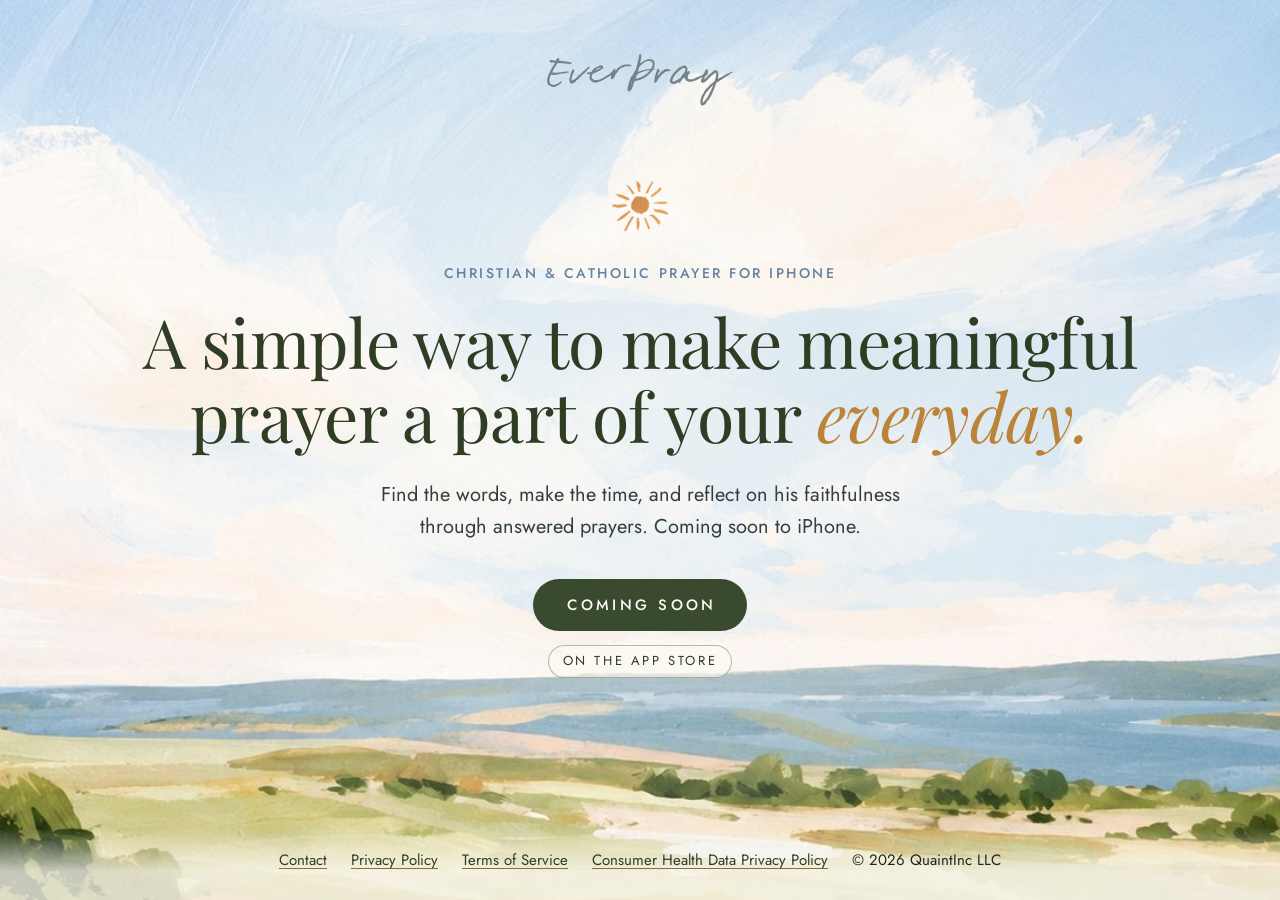
<file: index.html>
<!DOCTYPE html>
<html lang="en">
<head>
<meta charset="utf-8">
<meta name="viewport" content="width=device-width, initial-scale=1">
<title>EverPray — Coming soon to iPhone</title>
<meta name="description" content="EverPray is a Christian and Catholic prayer app for iPhone. Personal prayers, written for you. Coming soon to the App Store.">
<link rel="canonical" href="https://everprayapp.com/">
<meta property="og:type" content="website">
<meta property="og:site_name" content="EverPray">
<meta property="og:title" content="EverPray — Coming soon to iPhone">
<meta property="og:description" content="EverPray is a Christian and Catholic prayer app for iPhone. Personal prayers, written for you. Coming soon to the App Store.">
<meta property="og:url" content="https://everprayapp.com/">
<meta property="og:image" content="https://everprayapp.com/assets/og-coming-soon.jpg">
<meta property="og:image:width" content="1200">
<meta property="og:image:height" content="630">
<meta name="twitter:card" content="summary_large_image">
<link rel="icon" href="assets/app-icon.png">
<link rel="apple-touch-icon" href="assets/app-icon.png">
<link rel="preconnect" href="https://fonts.googleapis.com">
<link rel="preconnect" href="https://fonts.gstatic.com" crossorigin>
<link href="https://fonts.googleapis.com/css2?family=Jost:wght@300;400;500&family=Playfair+Display:ital,wght@0,400;0,500;1,400&display=swap" rel="stylesheet">
<style>
*{box-sizing:border-box}
html,body{height:100%}
body{margin:0;background:#CFE0EE;color:#23241F;font-family:'Jost',system-ui,sans-serif;font-size:18px;line-height:1.6;-webkit-font-smoothing:antialiased}
h1,p{margin:0}
a{color:#2F3D25;text-decoration-color:#8E6A3C;text-underline-offset:3px}
a:hover{color:#23241F}
a:focus-visible{outline:2px solid #8E6A3C;outline-offset:3px;border-radius:4px}

.page{position:relative;min-height:100vh;min-height:100svh;display:flex;flex-direction:column;overflow:hidden}
.bg{position:absolute;inset:0;width:100%;height:100%;object-fit:cover;object-position:center 30%;z-index:0;transform:scale(1.2);transform-origin:center 60%}
@media (max-aspect-ratio:3/4){.bg{object-position:22% center}}
.wash{position:absolute;inset:0;z-index:0;pointer-events:none;background:radial-gradient(ellipse 70% 55% at 50% 42%,rgba(252,250,244,.72) 0%,rgba(252,250,244,.45) 55%,rgba(252,250,244,0) 100%)}

.header{position:relative;z-index:1;display:flex;justify-content:center;padding:clamp(36px,6vh,64px) 24px 0}
.logo{height:clamp(40px,5vw,52px);width:auto;display:block}

.main{position:relative;z-index:1;flex:1;display:flex;flex-direction:column;align-items:center;text-align:center;padding:clamp(40px,8vh,96px) 24px 48px;gap:28px}
.sun{width:56px;height:56px;object-fit:contain}
.eyebrow{font-size:14px;font-weight:500;letter-spacing:.18em;text-transform:uppercase;color:#6582A2;margin-bottom:-8px}
.title{font-family:'Playfair Display',Georgia,serif;font-weight:400;font-size:clamp(36px,6.3vw,68px);line-height:1.08;letter-spacing:-.01em;color:#2F3D25;max-width:17em;text-wrap:balance}
.title em{font-style:italic;color:#BA8438}
.lead{font-size:clamp(16px,2vw,20px);color:#333E43;max-width:38em;text-wrap:balance}
.badges{display:flex;flex-direction:column;align-items:center;gap:14px;margin-top:8px}
.pill-primary{font-size:15px;font-weight:500;letter-spacing:.22em;text-transform:uppercase;color:#FCFAF4;background:#3A4A2E;border-radius:999px;padding:14px 30px 14px 34px}
.pill-secondary{font-size:13px;letter-spacing:.2em;text-transform:uppercase;color:#2F3D25;background:rgba(252,250,244,.6);border:1px solid rgba(47,61,37,.35);border-radius:999px;padding:5px 14px}

.footer{position:relative;z-index:1;padding:20px 24px 28px;display:flex;flex-wrap:wrap;justify-content:center;gap:8px 24px;font-size:15px;color:#23241F;background:linear-gradient(180deg,rgba(252,250,244,0) 0%,rgba(252,250,244,.75) 60%)}
</style>
</head>
<body>
<div class="page">
  <img class="bg" src="assets/coastal-meadow.jpg" alt="" aria-hidden="true">
  <div class="wash" aria-hidden="true"></div>

  <header class="header">
    <img class="logo" src="assets/logo.svg" alt="EverPray">
  </header>

  <main class="main">
    <img class="sun" src="assets/sun-icon.png" alt="">
    <p class="eyebrow">Christian &amp; Catholic prayer for iPhone</p>
    <h1 class="title">A simple way to make meaningful prayer a part of your <em>everyday.</em></h1>
    <p class="lead">Find the words, make the time, and reflect on his faithfulness through answered prayers. Coming soon to iPhone.</p>
    <div class="badges">
      <span class="pill-primary">Coming soon</span>
      <span class="pill-secondary">On the App Store</span>
    </div>
  </main>

  <footer class="footer">
    <a href="mailto:support@everprayapp.com">Contact</a>
    <a href="privacy.html">Privacy Policy</a>
    <a href="terms.html">Terms of Service</a>
    <a href="health-data.html">Consumer Health Data Privacy Policy</a>
    <span>© 2026 QuaintInc LLC</span>
  </footer>
</div>
</body>
</html>
</file>
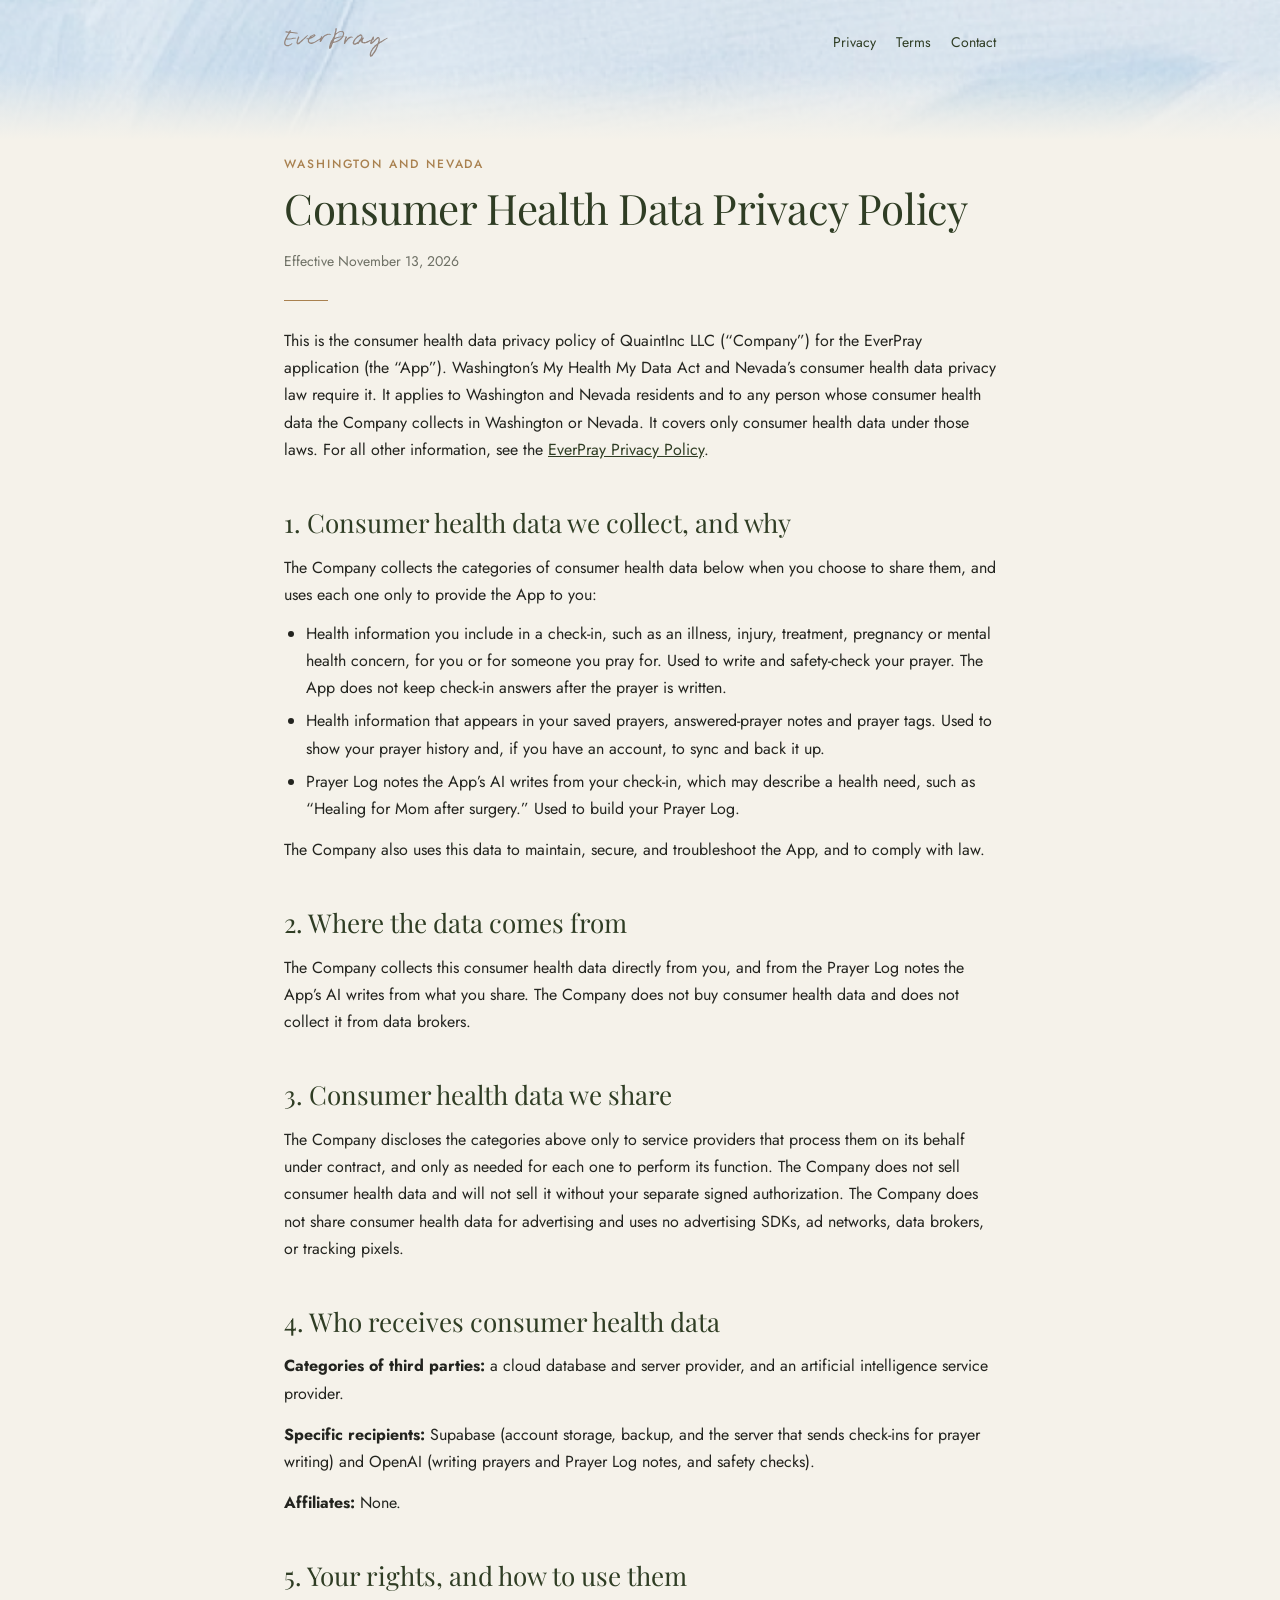
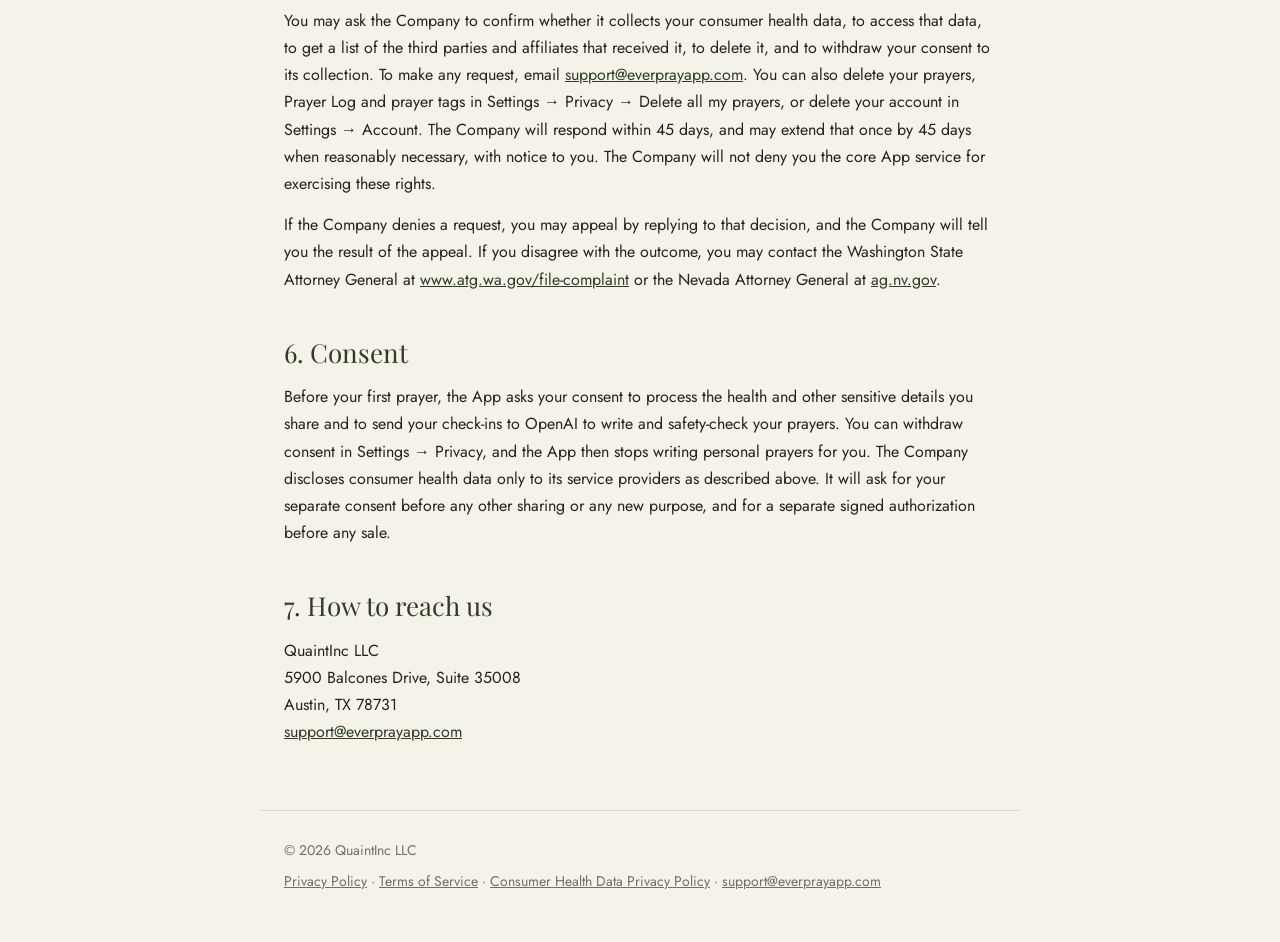
<file: health-data.html>
<!DOCTYPE html>
<html lang="en">
<head>
<meta charset="utf-8">
<meta name="viewport" content="width=device-width, initial-scale=1">
<title>Consumer Health Data Privacy Policy · EverPray</title>
<meta name="description" content="EverPray’s Washington and Nevada consumer health data privacy policy.">
<link rel="icon" href="assets/app-icon.png">
<link rel="preconnect" href="https://fonts.googleapis.com">
<link rel="preconnect" href="https://fonts.gstatic.com" crossorigin>
<link href="https://fonts.googleapis.com/css2?family=Playfair+Display:ital@0;1&family=Jost:wght@400;500&display=swap" rel="stylesheet">
<link rel="stylesheet" href="style.css">
</head>
<body>
<header class="sky">
  <nav>
    <a href="./"><img src="assets/logo-everpray.svg" alt="EverPray"></a>
    <div class="links"><a href="privacy.html">Privacy</a><a href="terms.html">Terms</a><a href="mailto:support@everprayapp.com">Contact</a></div>
  </nav>
</header>

<main>
  <p class="kicker">Washington and Nevada</p>
  <h1>Consumer Health Data Privacy Policy</h1>
  <p class="meta">Effective November 13, 2026</p>
  <div class="rule"></div>

  <p>This is the consumer health data privacy policy of QuaintInc LLC (“Company”) for the EverPray application (the “App”). Washington’s My Health My Data Act and Nevada’s consumer health data privacy law require it. It applies to Washington and Nevada residents and to any person whose consumer health data the Company collects in Washington or Nevada. It covers only consumer health data under those laws. For all other information, see the <a href="privacy.html">EverPray Privacy Policy</a>.</p>

  <h2>1. Consumer health data we collect, and why</h2>
  <p>The Company collects the categories of consumer health data below when you choose to share them, and uses each one only to provide the App to you:</p>
  <ul>
    <li>Health information you include in a check-in, such as an illness, injury, treatment, pregnancy or mental health concern, for you or for someone you pray for. Used to write and safety-check your prayer. The App does not keep check-in answers after the prayer is written.</li>
    <li>Health information that appears in your saved prayers, answered-prayer notes and prayer tags. Used to show your prayer history and, if you have an account, to sync and back it up.</li>
    <li>Prayer Log notes the App’s AI writes from your check-in, which may describe a health need, such as “Healing for Mom after surgery.” Used to build your Prayer Log.</li>
  </ul>
  <p>The Company also uses this data to maintain, secure, and troubleshoot the App, and to comply with law.</p>

  <h2>2. Where the data comes from</h2>
  <p>The Company collects this consumer health data directly from you, and from the Prayer Log notes the App’s AI writes from what you share. The Company does not buy consumer health data and does not collect it from data brokers.</p>

  <h2>3. Consumer health data we share</h2>
  <p>The Company discloses the categories above only to service providers that process them on its behalf under contract, and only as needed for each one to perform its function. The Company does not sell consumer health data and will not sell it without your separate signed authorization. The Company does not share consumer health data for advertising and uses no advertising SDKs, ad networks, data brokers, or tracking pixels.</p>

  <h2>4. Who receives consumer health data</h2>
  <p><strong>Categories of third parties:</strong> a cloud database and server provider, and an artificial intelligence service provider.</p>
  <p><strong>Specific recipients:</strong> Supabase (account storage, backup, and the server that sends check-ins for prayer writing) and OpenAI (writing prayers and Prayer Log notes, and safety checks).</p>
  <p><strong>Affiliates:</strong> None.</p>

  <h2>5. Your rights, and how to use them</h2>
  <p>You may ask the Company to confirm whether it collects your consumer health data, to access that data, to get a list of the third parties and affiliates that received it, to delete it, and to withdraw your consent to its collection. To make any request, email <a href="mailto:support@everprayapp.com">support@everprayapp.com</a>. You can also delete your prayers, Prayer Log and prayer tags in Settings → Privacy → Delete all my prayers, or delete your account in Settings → Account. The Company will respond within 45 days, and may extend that once by 45 days when reasonably necessary, with notice to you. The Company will not deny you the core App service for exercising these rights.</p>
  <p>If the Company denies a request, you may appeal by replying to that decision, and the Company will tell you the result of the appeal. If you disagree with the outcome, you may contact the Washington State Attorney General at <a href="https://www.atg.wa.gov/file-complaint">www.atg.wa.gov/file-complaint</a> or the Nevada Attorney General at <a href="https://ag.nv.gov">ag.nv.gov</a>.</p>

  <h2>6. Consent</h2>
  <p>Before your first prayer, the App asks your consent to process the health and other sensitive details you share and to send your check-ins to OpenAI to write and safety-check your prayers. You can withdraw consent in Settings → Privacy, and the App then stops writing personal prayers for you. The Company discloses consumer health data only to its service providers as described above. It will ask for your separate consent before any other sharing or any new purpose, and for a separate signed authorization before any sale.</p>

  <h2>7. How to reach us</h2>
  <p>QuaintInc LLC<br>5900 Balcones Drive, Suite 35008<br>Austin, TX 78731<br><a href="mailto:support@everprayapp.com">support@everprayapp.com</a></p>
</main>

<footer>
  <span>© 2026 QuaintInc LLC</span>
  <span><a href="privacy.html">Privacy Policy</a> · <a href="terms.html">Terms of Service</a> · <a href="health-data.html">Consumer Health Data Privacy Policy</a> · <a href="mailto:support@everprayapp.com">support@everprayapp.com</a></span>
</footer>
</body>
</html>
</file>
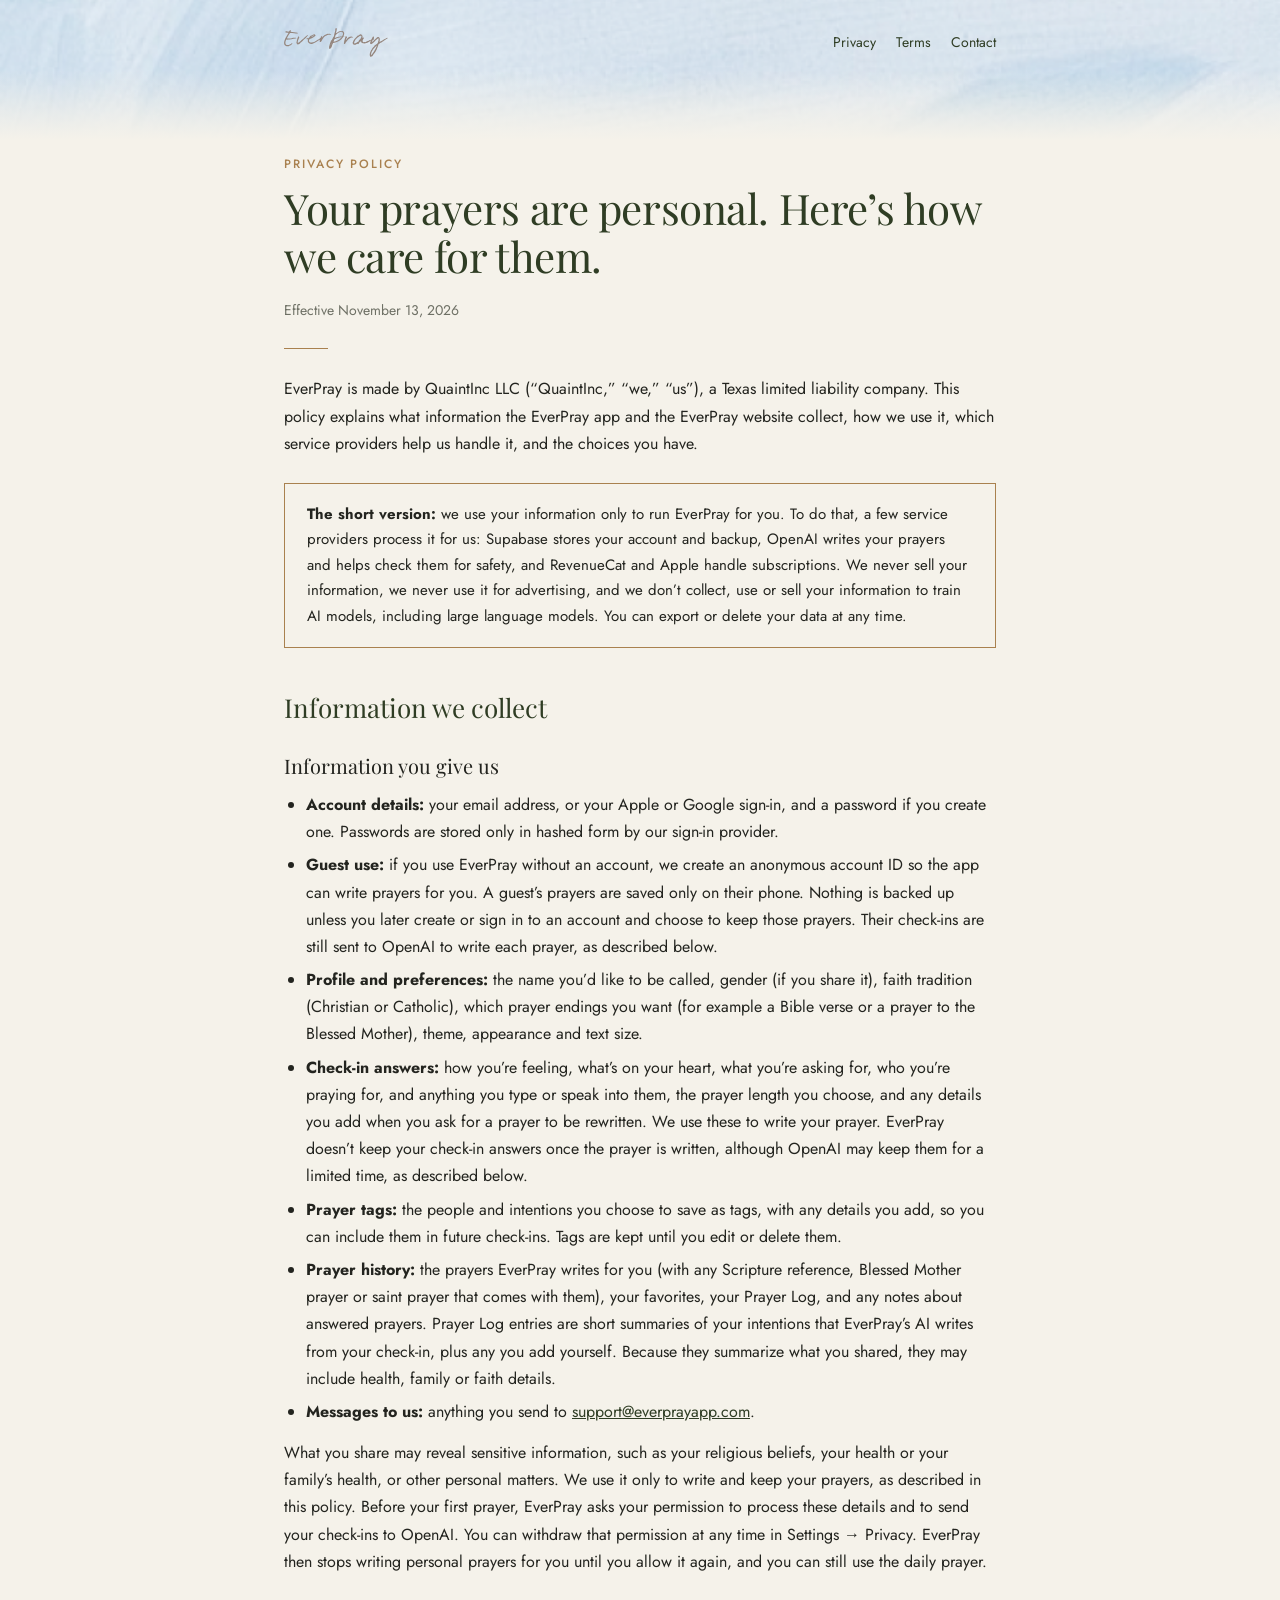
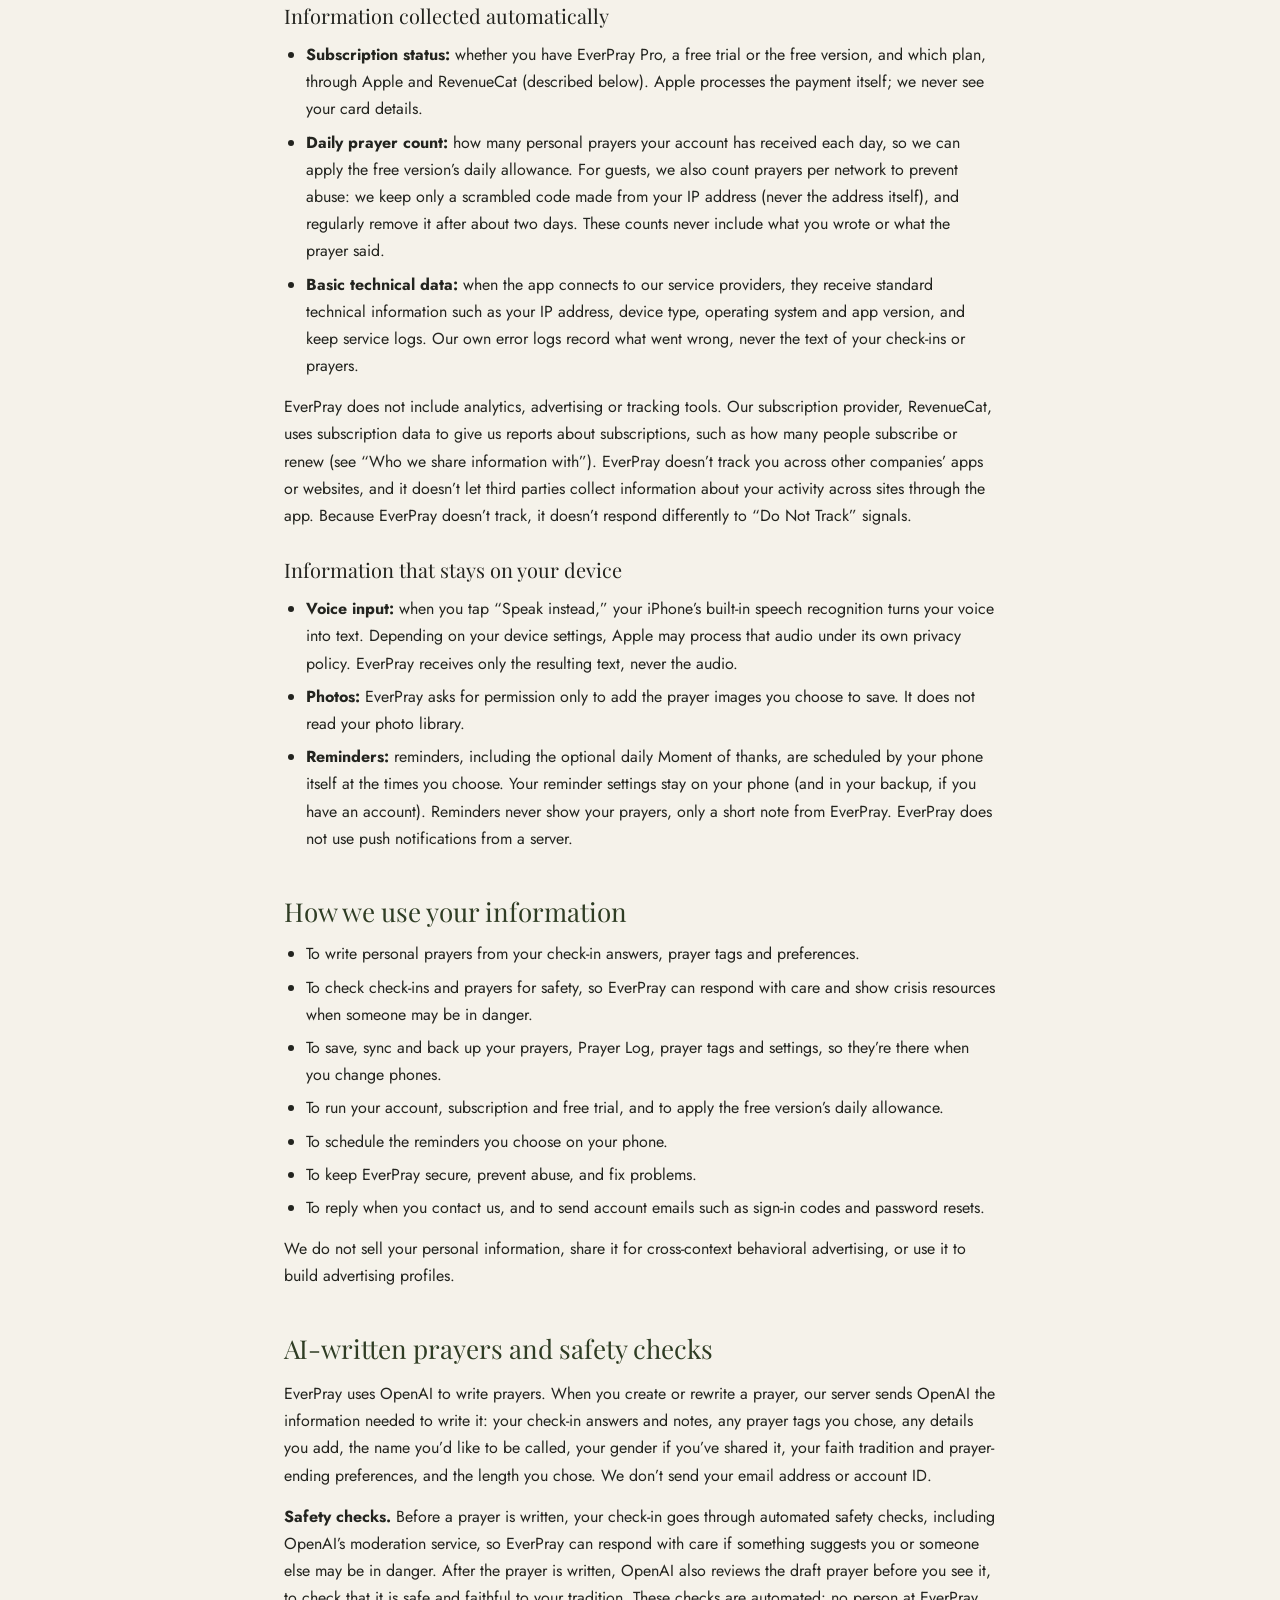
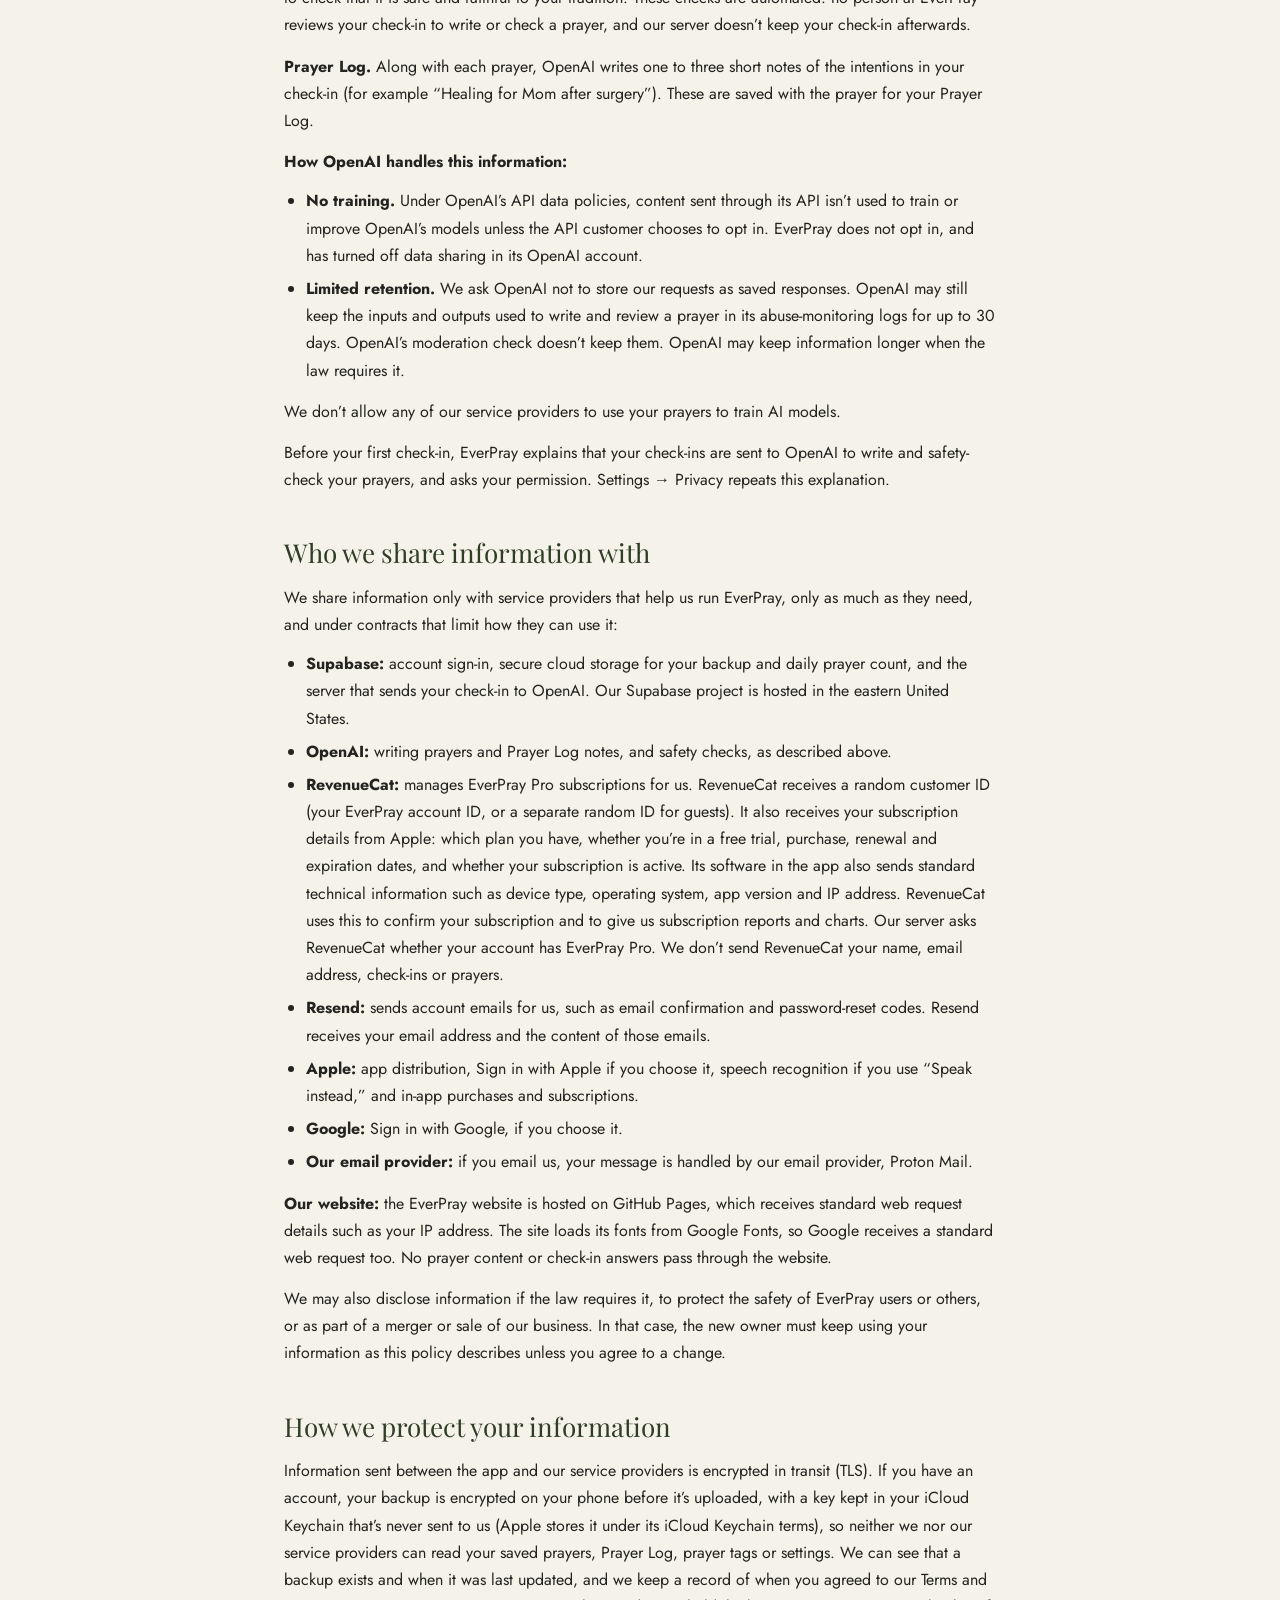
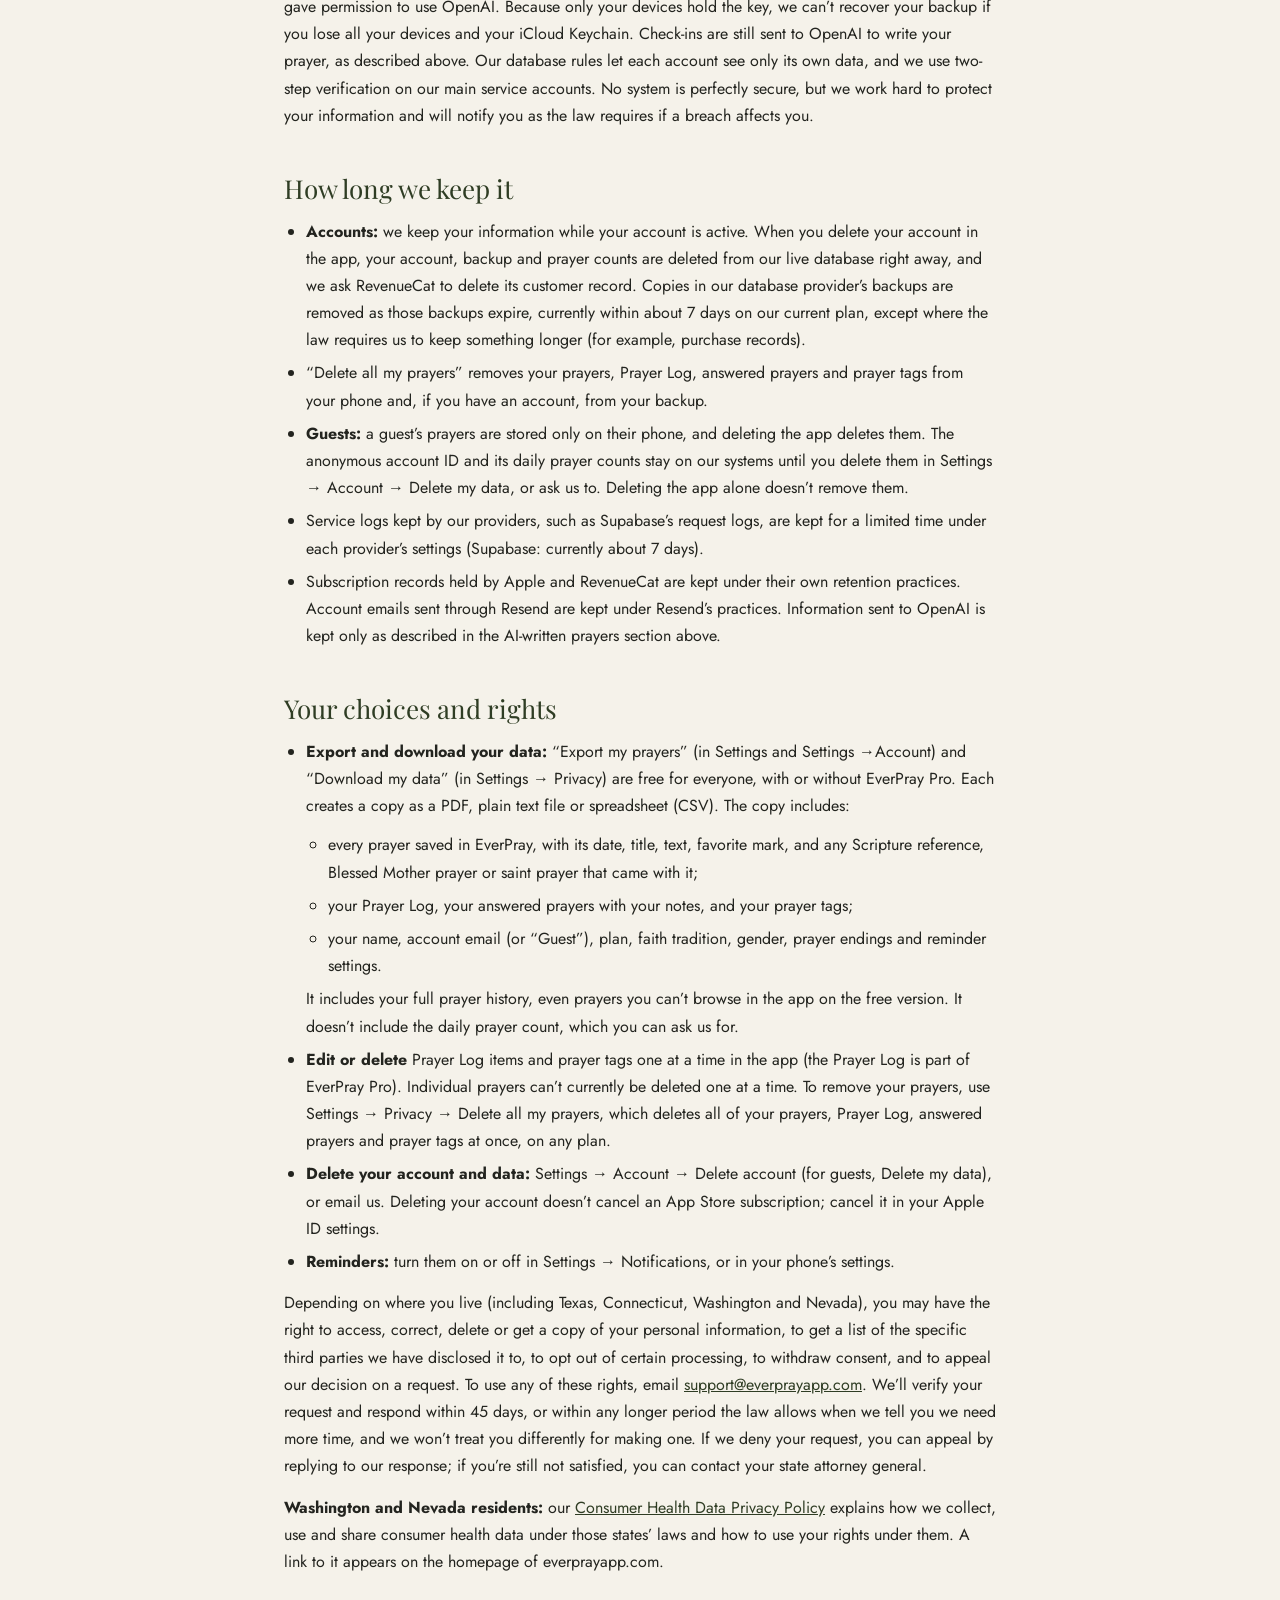
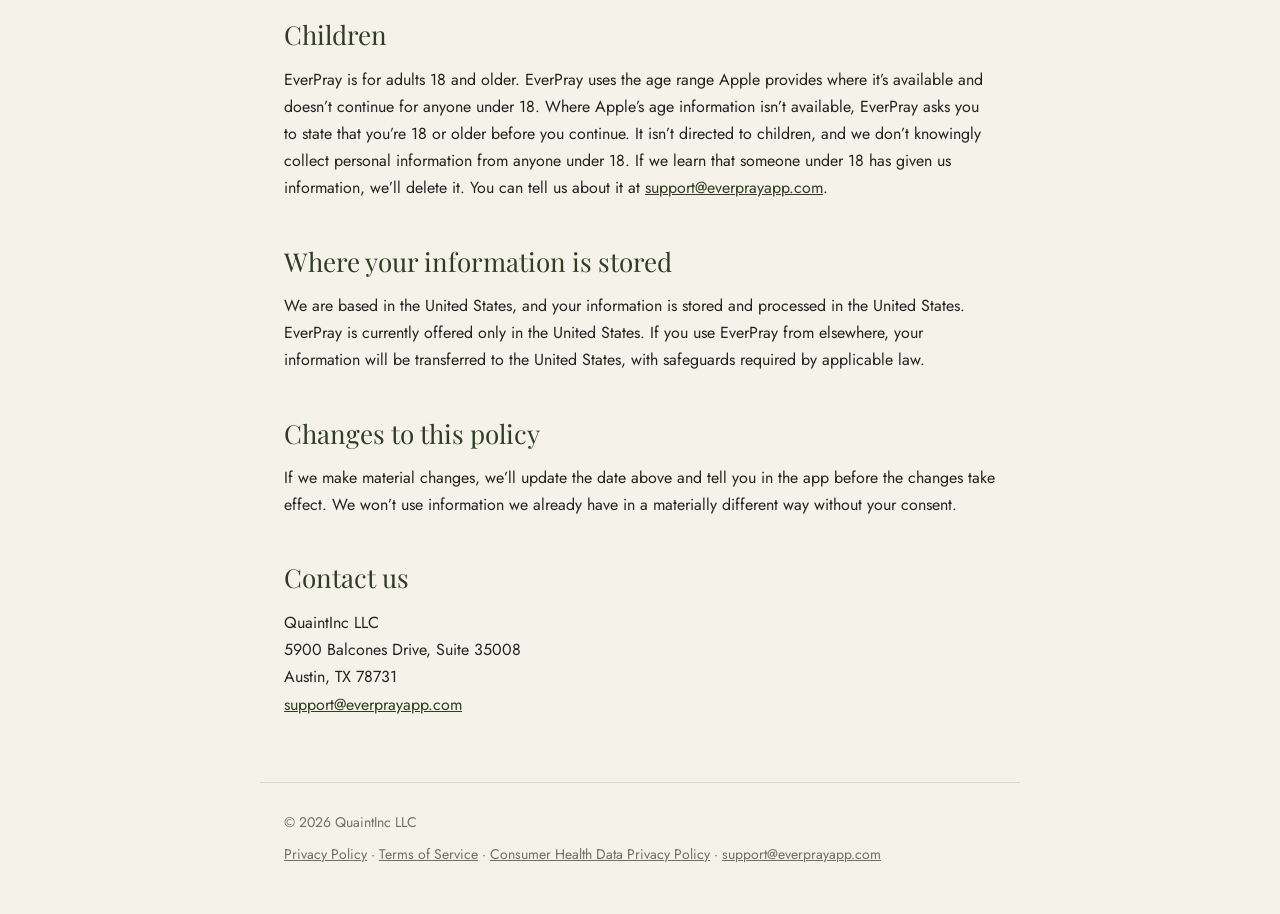
<file: privacy.html>
<!DOCTYPE html>
<html lang="en">
<head>
<meta charset="utf-8">
<meta name="viewport" content="width=device-width, initial-scale=1">
<title>Privacy Policy · EverPray</title>
<meta name="description" content="How EverPray collects, uses and protects your information.">
<link rel="icon" href="assets/app-icon.png">
<link rel="preconnect" href="https://fonts.googleapis.com">
<link rel="preconnect" href="https://fonts.gstatic.com" crossorigin>
<link href="https://fonts.googleapis.com/css2?family=Playfair+Display:ital@0;1&family=Jost:wght@400;500&display=swap" rel="stylesheet">
<link rel="stylesheet" href="style.css">
</head>
<body>
<header class="sky">
  <nav>
    <a href="./"><img src="assets/logo-everpray.svg" alt="EverPray"></a>
    <div class="links"><a href="privacy.html">Privacy</a><a href="terms.html">Terms</a><a href="mailto:support@everprayapp.com">Contact</a></div>
  </nav>
</header>

<main>
  <p class="kicker">Privacy Policy</p>
  <h1>Your prayers are personal. Here’s how we care for them.</h1>
  <p class="meta">Effective November 13, 2026</p>
  <div class="rule"></div>

  <p>EverPray is made by QuaintInc LLC (“QuaintInc,” “we,” “us”), a Texas limited liability company. This policy explains what information the EverPray app and the EverPray website collect, how we use it, which service providers help us handle it, and the choices you have.</p>
  <div class="note">
    <strong>The short version:</strong> we use your information only to run EverPray for you. To do that, a few service providers process it for us: Supabase stores your account and backup, OpenAI writes your prayers and helps check them for safety, and RevenueCat and Apple handle subscriptions. We never sell your information, we never use it for advertising, and we don’t collect, use or sell your information to train AI models, including large language models. You can export or delete your data at any time.
  </div>

  <h2>Information we collect</h2>

  <h3>Information you give us</h3>
  <ul>
    <li><strong>Account details:</strong> your email address, or your Apple or Google sign-in, and a password if you create one. Passwords are stored only in hashed form by our sign-in provider.</li>
    <li><strong>Guest use:</strong> if you use EverPray without an account, we create an anonymous account ID so the app can write prayers for you. A guest’s prayers are saved only on their phone. Nothing is backed up unless you later create or sign in to an account and choose to keep those prayers. Their check-ins are still sent to OpenAI to write each prayer, as described below.</li>
    <li><strong>Profile and preferences:</strong> the name you’d like to be called, gender (if you share it), faith tradition (Christian or Catholic), which prayer endings you want (for example a Bible verse or a prayer to the Blessed Mother), theme, appearance and text size.</li>
    <li><strong>Check-in answers:</strong> how you’re feeling, what’s on your heart, what you’re asking for, who you’re praying for, and anything you type or speak into them, the prayer length you choose, and any details you add when you ask for a prayer to be rewritten. We use these to write your prayer. EverPray doesn’t keep your check-in answers once the prayer is written, although OpenAI may keep them for a limited time, as described below.</li>
    <li><strong>Prayer tags:</strong> the people and intentions you choose to save as tags, with any details you add, so you can include them in future check-ins. Tags are kept until you edit or delete them.</li>
    <li><strong>Prayer history:</strong> the prayers EverPray writes for you (with any Scripture reference, Blessed Mother prayer or saint prayer that comes with them), your favorites, your Prayer Log, and any notes about answered prayers. Prayer Log entries are short summaries of your intentions that EverPray’s AI writes from your check-in, plus any you add yourself. Because they summarize what you shared, they may include health, family or faith details.</li>
    <li><strong>Messages to us:</strong> anything you send to <a href="mailto:support@everprayapp.com">support@everprayapp.com</a>.</li>
  </ul>
  <p>What you share may reveal sensitive information, such as your religious beliefs, your health or your family’s health, or other personal matters. We use it only to write and keep your prayers, as described in this policy. Before your first prayer, EverPray asks your permission to process these details and to send your check-ins to OpenAI. You can withdraw that permission at any time in Settings → Privacy. EverPray then stops writing personal prayers for you until you allow it again, and you can still use the daily prayer.</p>

  <h3>Information collected automatically</h3>
  <ul>
    <li><strong>Subscription status:</strong> whether you have EverPray Pro, a free trial or the free version, and which plan, through Apple and RevenueCat (described below). Apple processes the payment itself; we never see your card details.</li>
    <li><strong>Daily prayer count:</strong> how many personal prayers your account has received each day, so we can apply the free version’s daily allowance. For guests, we also count prayers per network to prevent abuse: we keep only a scrambled code made from your IP address (never the address itself), and regularly remove it after about two days. These counts never include what you wrote or what the prayer said.</li>
    <li><strong>Basic technical data:</strong> when the app connects to our service providers, they receive standard technical information such as your IP address, device type, operating system and app version, and keep service logs. Our own error logs record what went wrong, never the text of your check-ins or prayers.</li>
  </ul>
  <p>EverPray does not include analytics, advertising or tracking tools. Our subscription provider, RevenueCat, uses subscription data to give us reports about subscriptions, such as how many people subscribe or renew (see “Who we share information with”). EverPray doesn’t track you across other companies’ apps or websites, and it doesn’t let third parties collect information about your activity across sites through the app. Because EverPray doesn’t track, it doesn’t respond differently to “Do Not Track” signals.</p>

  <h3>Information that stays on your device</h3>
  <ul>
    <li><strong>Voice input:</strong> when you tap “Speak instead,” your iPhone’s built-in speech recognition turns your voice into text. Depending on your device settings, Apple may process that audio under its own privacy policy. EverPray receives only the resulting text, never the audio.</li>
    <li><strong>Photos:</strong> EverPray asks for permission only to add the prayer images you choose to save. It does not read your photo library.</li>
    <li><strong>Reminders:</strong> reminders, including the optional daily Moment of thanks, are scheduled by your phone itself at the times you choose. Your reminder settings stay on your phone (and in your backup, if you have an account). Reminders never show your prayers, only a short note from EverPray. EverPray does not use push notifications from a server.</li>
  </ul>

  <h2>How we use your information</h2>
  <ul>
    <li>To write personal prayers from your check-in answers, prayer tags and preferences.</li>
    <li>To check check-ins and prayers for safety, so EverPray can respond with care and show crisis resources when someone may be in danger.</li>
    <li>To save, sync and back up your prayers, Prayer Log, prayer tags and settings, so they’re there when you change phones.</li>
    <li>To run your account, subscription and free trial, and to apply the free version’s daily allowance.</li>
    <li>To schedule the reminders you choose on your phone.</li>
    <li>To keep EverPray secure, prevent abuse, and fix problems.</li>
    <li>To reply when you contact us, and to send account emails such as sign-in codes and password resets.</li>
  </ul>
  <p>We do not sell your personal information, share it for cross-context behavioral advertising, or use it to build advertising profiles.</p>

  <h2>AI-written prayers and safety checks</h2>
  <p>EverPray uses OpenAI to write prayers. When you create or rewrite a prayer, our server sends OpenAI the information needed to write it: your check-in answers and notes, any prayer tags you chose, any details you add, the name you’d like to be called, your gender if you’ve shared it, your faith tradition and prayer-ending preferences, and the length you chose. We don’t send your email address or account ID.</p>
  <p><strong>Safety checks.</strong> Before a prayer is written, your check-in goes through automated safety checks, including OpenAI’s moderation service, so EverPray can respond with care if something suggests you or someone else may be in danger. After the prayer is written, OpenAI also reviews the draft prayer before you see it, to check that it is safe and faithful to your tradition. These checks are automated: no person at EverPray reviews your check-in to write or check a prayer, and our server doesn’t keep your check-in afterwards.</p>
  <p><strong>Prayer Log.</strong> Along with each prayer, OpenAI writes one to three short notes of the intentions in your check-in (for example “Healing for Mom after surgery”). These are saved with the prayer for your Prayer Log.</p>
  <p><strong>How OpenAI handles this information:</strong></p>
  <ul>
    <li><strong>No training.</strong> Under OpenAI’s API data policies, content sent through its API isn’t used to train or improve OpenAI’s models unless the API customer chooses to opt in. EverPray does not opt in, and has turned off data sharing in its OpenAI account.</li>
    <li><strong>Limited retention.</strong> We ask OpenAI not to store our requests as saved responses. OpenAI may still keep the inputs and outputs used to write and review a prayer in its abuse-monitoring logs for up to 30 days. OpenAI’s moderation check doesn’t keep them. OpenAI may keep information longer when the law requires it.</li>
  </ul>
  <p>We don’t allow any of our service providers to use your prayers to train AI models.</p>
  <p>Before your first check-in, EverPray explains that your check-ins are sent to OpenAI to write and safety-check your prayers, and asks your permission. Settings → Privacy repeats this explanation.</p>

  <h2>Who we share information with</h2>
  <p>We share information only with service providers that help us run EverPray, only as much as they need, and under contracts that limit how they can use it:</p>
  <ul>
    <li><strong>Supabase:</strong> account sign-in, secure cloud storage for your backup and daily prayer count, and the server that sends your check-in to OpenAI. Our Supabase project is hosted in the eastern United States.</li>
    <li><strong>OpenAI:</strong> writing prayers and Prayer Log notes, and safety checks, as described above.</li>
    <li><strong>RevenueCat:</strong> manages EverPray Pro subscriptions for us. RevenueCat receives a random customer ID (your EverPray account ID, or a separate random ID for guests). It also receives your subscription details from Apple: which plan you have, whether you’re in a free trial, purchase, renewal and expiration dates, and whether your subscription is active. Its software in the app also sends standard technical information such as device type, operating system, app version and IP address. RevenueCat uses this to confirm your subscription and to give us subscription reports and charts. Our server asks RevenueCat whether your account has EverPray Pro. We don’t send RevenueCat your name, email address, check-ins or prayers.</li>
    <li><strong>Resend:</strong> sends account emails for us, such as email confirmation and password-reset codes. Resend receives your email address and the content of those emails.</li>
    <li><strong>Apple:</strong> app distribution, Sign in with Apple if you choose it, speech recognition if you use “Speak instead,” and in-app purchases and subscriptions.</li>
    <li><strong>Google:</strong> Sign in with Google, if you choose it.</li>
    <li><strong>Our email provider:</strong> if you email us, your message is handled by our email provider, Proton Mail.</li>
  </ul>
  <p><strong>Our website:</strong> the EverPray website is hosted on GitHub Pages, which receives standard web request details such as your IP address. The site loads its fonts from Google Fonts, so Google receives a standard web request too. No prayer content or check-in answers pass through the website.</p>
  <p>We may also disclose information if the law requires it, to protect the safety of EverPray users or others, or as part of a merger or sale of our business. In that case, the new owner must keep using your information as this policy describes unless you agree to a change.</p>

  <h2>How we protect your information</h2>
  <p>Information sent between the app and our service providers is encrypted in transit (TLS). If you have an account, your backup is encrypted on your phone before it’s uploaded, with a key kept in your iCloud Keychain that’s never sent to us (Apple stores it under its iCloud Keychain terms), so neither we nor our service providers can read your saved prayers, Prayer Log, prayer tags or settings. We can see that a backup exists and when it was last updated, and we keep a record of when you agreed to our Terms and gave permission to use OpenAI. Because only your devices hold the key, we can’t recover your backup if you lose all your devices and your iCloud Keychain. Check-ins are still sent to OpenAI to write your prayer, as described above. Our database rules let each account see only its own data, and we use two-step verification on our main service accounts. No system is perfectly secure, but we work hard to protect your information and will notify you as the law requires if a breach affects you.</p>

  <h2>How long we keep it</h2>
  <ul>
    <li><strong>Accounts:</strong> we keep your information while your account is active. When you delete your account in the app, your account, backup and prayer counts are deleted from our live database right away, and we ask RevenueCat to delete its customer record. Copies in our database provider’s backups are removed as those backups expire, currently within about 7 days on our current plan, except where the law requires us to keep something longer (for example, purchase records).</li>
    <li>“Delete all my prayers” removes your prayers, Prayer Log, answered prayers and prayer tags from your phone and, if you have an account, from your backup.</li>
    <li><strong>Guests:</strong> a guest’s prayers are stored only on their phone, and deleting the app deletes them. The anonymous account ID and its daily prayer counts stay on our systems until you delete them in Settings → Account → Delete my data, or ask us to. Deleting the app alone doesn’t remove them.</li>
    <li>Service logs kept by our providers, such as Supabase’s request logs, are kept for a limited time under each provider’s settings (Supabase: currently about 7 days).</li>
    <li>Subscription records held by Apple and RevenueCat are kept under their own retention practices. Account emails sent through Resend are kept under Resend’s practices. Information sent to OpenAI is kept only as described in the AI-written prayers section above.</li>
  </ul>

  <h2>Your choices and rights</h2>
  <ul>
    <li><strong>Export and download your data:</strong> “Export my prayers” (in Settings and Settings →Account) and “Download my data” (in Settings → Privacy) are free for everyone, with or without EverPray Pro. Each creates a copy as a PDF, plain text file or spreadsheet (CSV). The copy includes:
      <ul>
        <li>every prayer saved in EverPray, with its date, title, text, favorite mark, and any Scripture reference, Blessed Mother prayer or saint prayer that came with it;</li>
        <li>your Prayer Log, your answered prayers with your notes, and your prayer tags;</li>
        <li>your name, account email (or “Guest”), plan, faith tradition, gender, prayer endings and reminder settings.</li>
      </ul>
      It includes your full prayer history, even prayers you can’t browse in the app on the free version. It doesn’t include the daily prayer count, which you can ask us for.</li>
    <li><strong>Edit or delete</strong> Prayer Log items and prayer tags one at a time in the app (the Prayer Log is part of EverPray Pro). Individual prayers can’t currently be deleted one at a time. To remove your prayers, use Settings → Privacy → Delete all my prayers, which deletes all of your prayers, Prayer Log, answered prayers and prayer tags at once, on any plan.</li>
    <li><strong>Delete your account and data:</strong> Settings → Account → Delete account (for guests, Delete my data), or email us. Deleting your account doesn’t cancel an App Store subscription; cancel it in your Apple ID settings.</li>
    <li><strong>Reminders:</strong> turn them on or off in Settings → Notifications, or in your phone’s settings.</li>
  </ul>
  <p>Depending on where you live (including Texas, Connecticut, Washington and Nevada), you may have the right to access, correct, delete or get a copy of your personal information, to get a list of the specific third parties we have disclosed it to, to opt out of certain processing, to withdraw consent, and to appeal our decision on a request. To use any of these rights, email <a href="mailto:support@everprayapp.com">support@everprayapp.com</a>. We’ll verify your request and respond within 45 days, or within any longer period the law allows when we tell you we need more time, and we won’t treat you differently for making one. If we deny your request, you can appeal by replying to our response; if you’re still not satisfied, you can contact your state attorney general.</p>
  <p><strong>Washington and Nevada residents:</strong> our <a href="health-data.html">Consumer Health Data Privacy Policy</a> explains how we collect, use and share consumer health data under those states’ laws and how to use your rights under them. A link to it appears on the homepage of everprayapp.com.</p>

  <h2>Children</h2>
  <p>EverPray is for adults 18 and older. EverPray uses the age range Apple provides where it’s available and doesn’t continue for anyone under 18. Where Apple’s age information isn’t available, EverPray asks you to state that you’re 18 or older before you continue. It isn’t directed to children, and we don’t knowingly collect personal information from anyone under 18. If we learn that someone under 18 has given us information, we’ll delete it. You can tell us about it at <a href="mailto:support@everprayapp.com">support@everprayapp.com</a>.</p>

  <h2>Where your information is stored</h2>
  <p>We are based in the United States, and your information is stored and processed in the United States. EverPray is currently offered only in the United States. If you use EverPray from elsewhere, your information will be transferred to the United States, with safeguards required by applicable law.</p>

  <h2>Changes to this policy</h2>
  <p>If we make material changes, we’ll update the date above and tell you in the app before the changes take effect. We won’t use information we already have in a materially different way without your consent.</p>

  <h2>Contact us</h2>
  <p>QuaintInc LLC<br>5900 Balcones Drive, Suite 35008<br>Austin, TX 78731<br><a href="mailto:support@everprayapp.com">support@everprayapp.com</a></p>
</main>

<footer>
  <span>© 2026 QuaintInc LLC</span>
  <span><a href="privacy.html">Privacy Policy</a> · <a href="terms.html">Terms of Service</a> · <a href="health-data.html">Consumer Health Data Privacy Policy</a> · <a href="mailto:support@everprayapp.com">support@everprayapp.com</a></span>
</footer>
</body>
</html>
</file>
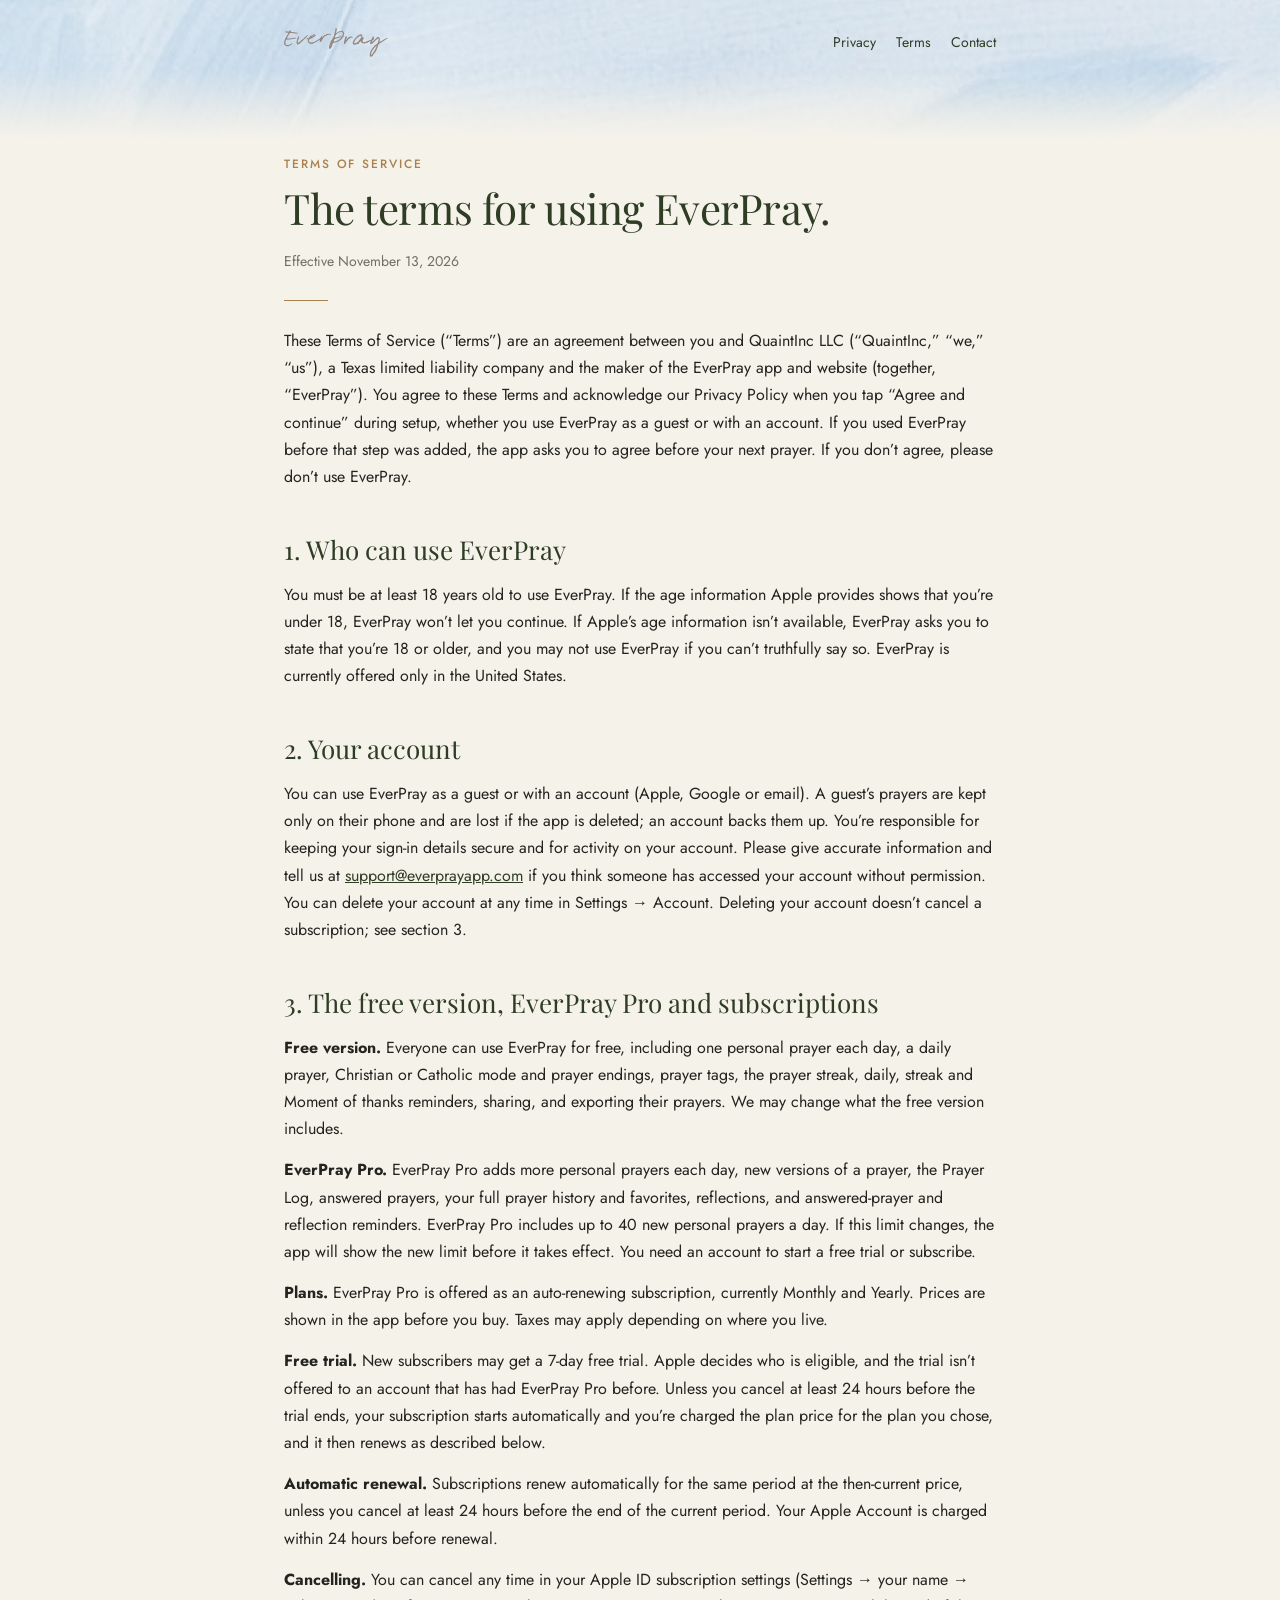
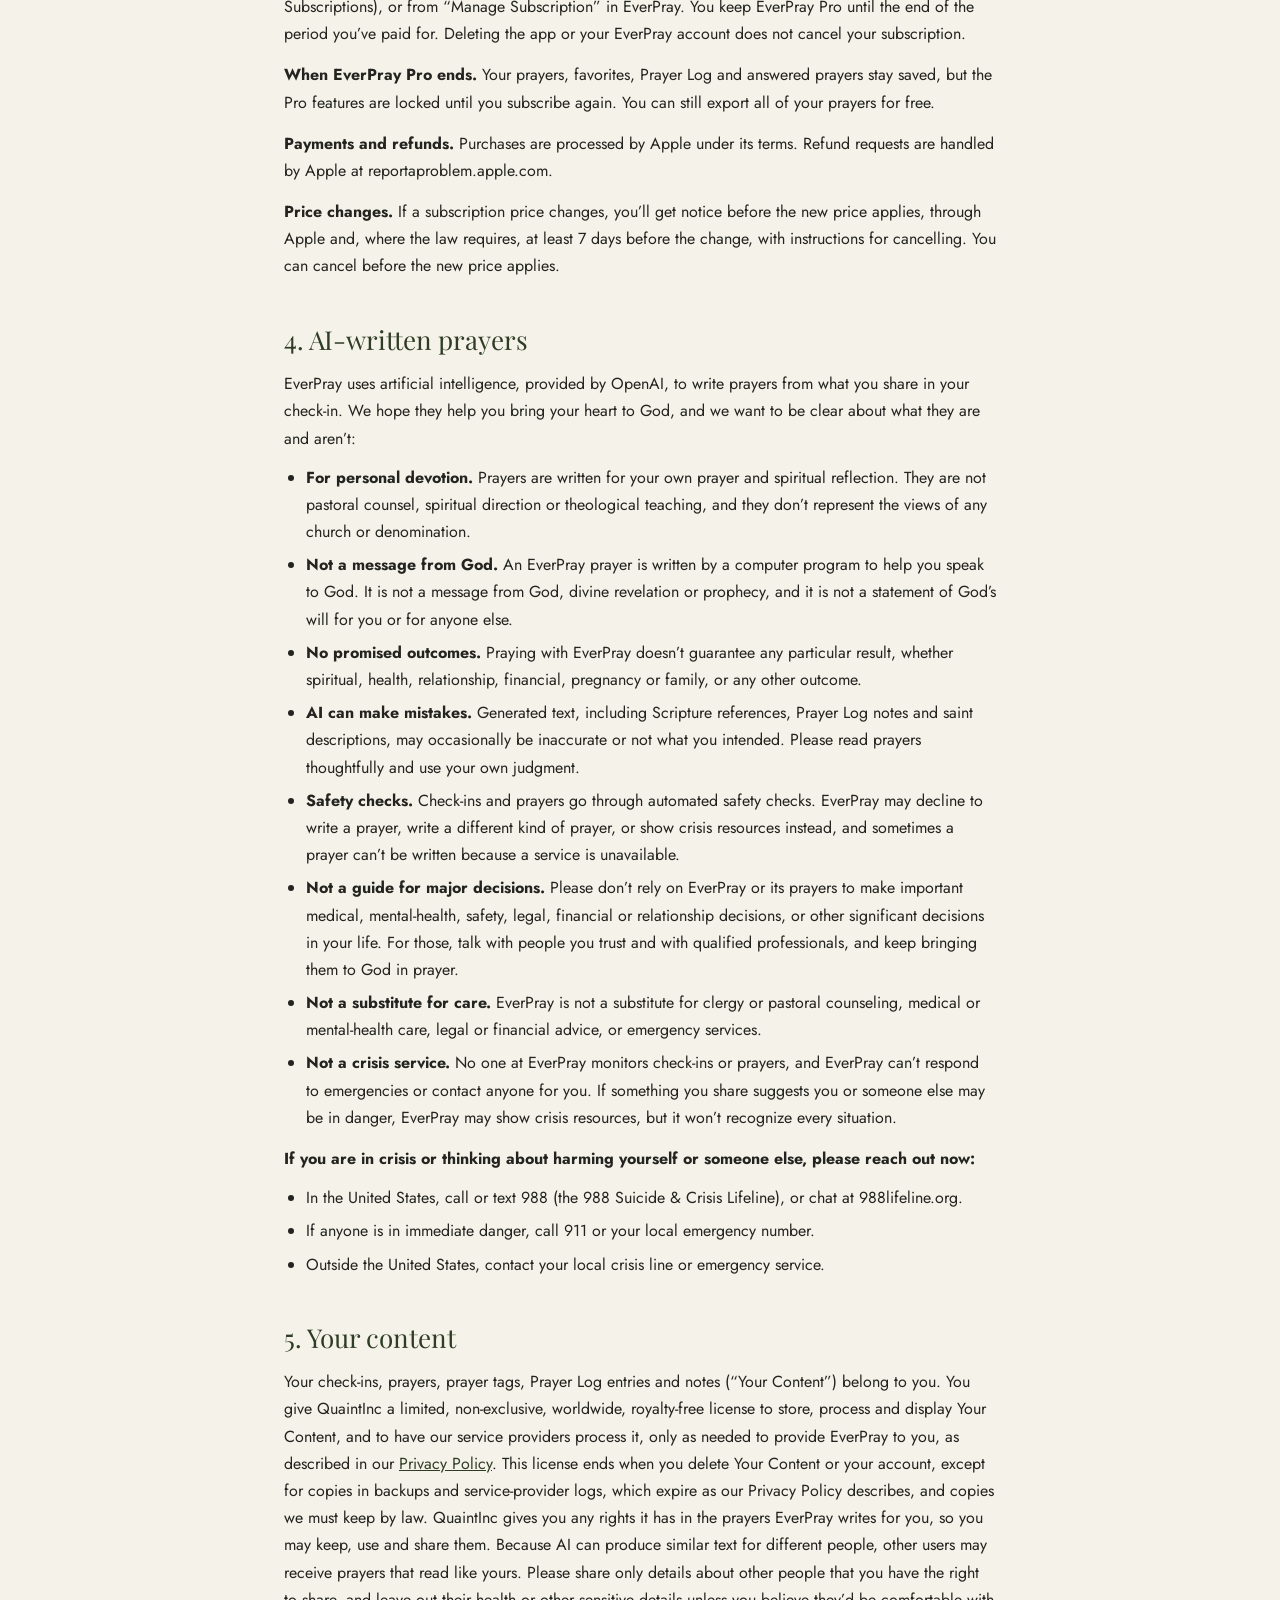
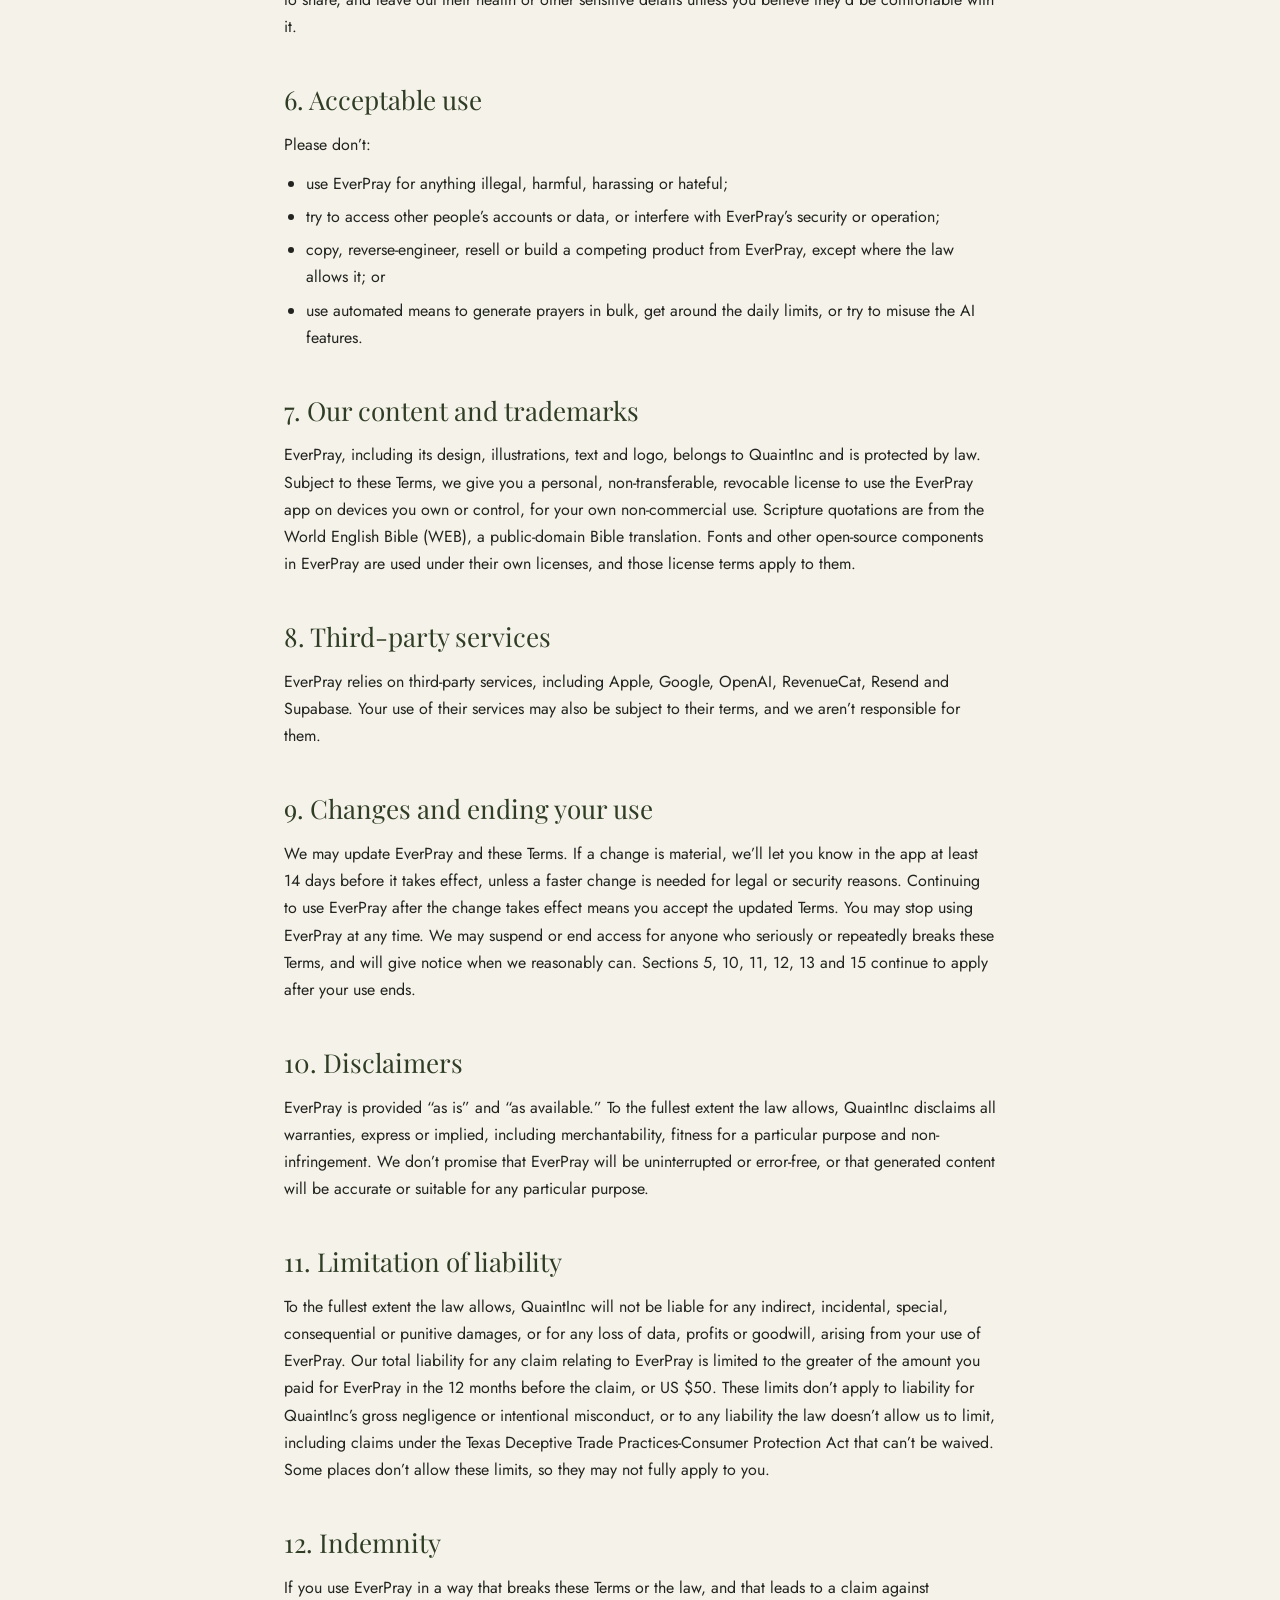
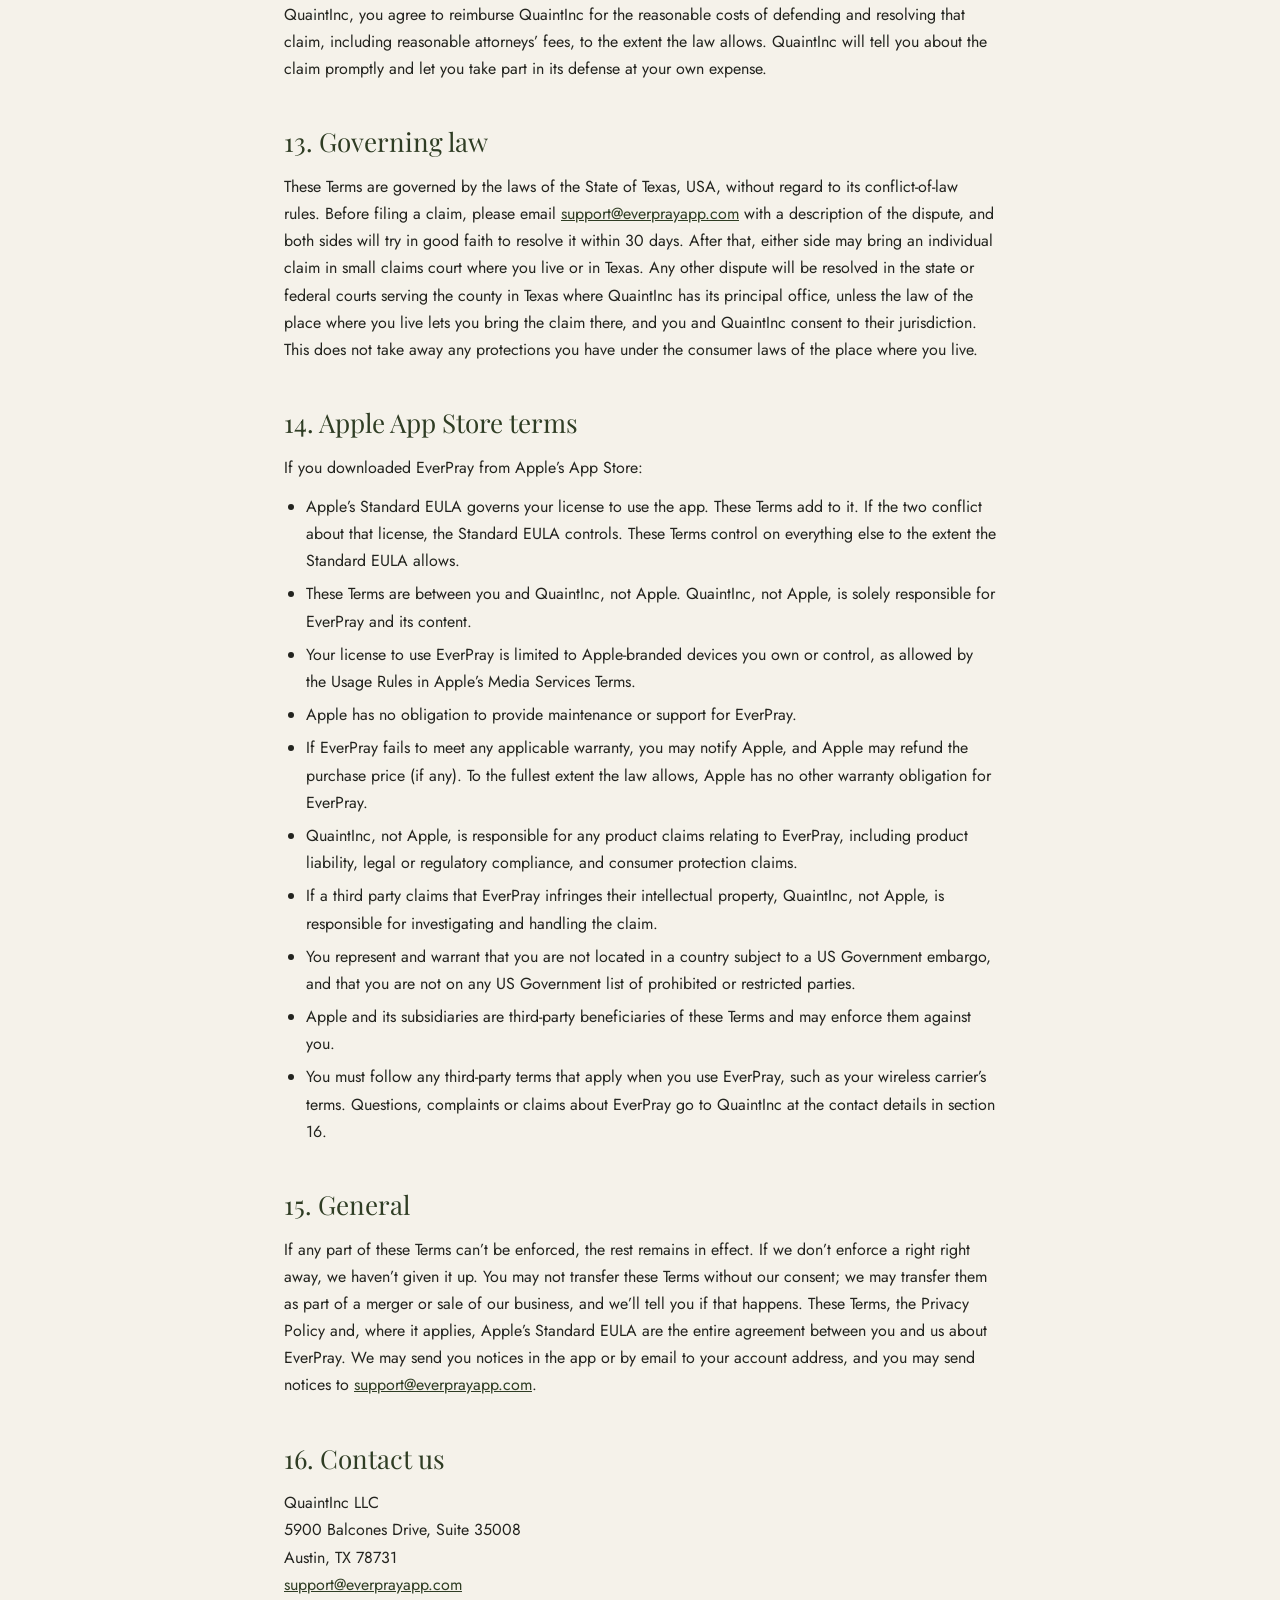
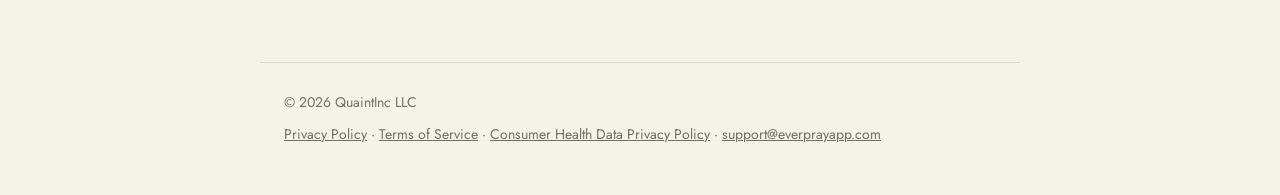
<file: terms.html>
<!DOCTYPE html>
<html lang="en">
<head>
<meta charset="utf-8">
<meta name="viewport" content="width=device-width, initial-scale=1">
<title>Terms of Service · EverPray</title>
<meta name="description" content="The terms for using the EverPray app.">
<link rel="icon" href="assets/app-icon.png">
<link rel="preconnect" href="https://fonts.googleapis.com">
<link rel="preconnect" href="https://fonts.gstatic.com" crossorigin>
<link href="https://fonts.googleapis.com/css2?family=Playfair+Display:ital@0;1&family=Jost:wght@400;500&display=swap" rel="stylesheet">
<link rel="stylesheet" href="style.css">
</head>
<body>
<header class="sky">
  <nav>
    <a href="./"><img src="assets/logo-everpray.svg" alt="EverPray"></a>
    <div class="links"><a href="privacy.html">Privacy</a><a href="terms.html">Terms</a><a href="mailto:support@everprayapp.com">Contact</a></div>
  </nav>
</header>

<main>
  <p class="kicker">Terms of Service</p>
  <h1>The terms for using EverPray.</h1>
  <p class="meta">Effective November 13, 2026</p>
  <div class="rule"></div>

  <p>These Terms of Service (“Terms”) are an agreement between you and QuaintInc LLC (“QuaintInc,” “we,” “us”), a Texas limited liability company and the maker of the EverPray app and website (together, “EverPray”). You agree to these Terms and acknowledge our Privacy Policy when you tap “Agree and continue” during setup, whether you use EverPray as a guest or with an account. If you used EverPray before that step was added, the app asks you to agree before your next prayer. If you don’t agree, please don’t use EverPray.</p>

  <h2>1. Who can use EverPray</h2>
  <p>You must be at least 18 years old to use EverPray. If the age information Apple provides shows that you’re under 18, EverPray won’t let you continue. If Apple’s age information isn’t available, EverPray asks you to state that you’re 18 or older, and you may not use EverPray if you can’t truthfully say so. EverPray is currently offered only in the United States.</p>

  <h2>2. Your account</h2>
  <p>You can use EverPray as a guest or with an account (Apple, Google or email). A guest’s prayers are kept only on their phone and are lost if the app is deleted; an account backs them up. You’re responsible for keeping your sign-in details secure and for activity on your account. Please give accurate information and tell us at <a href="mailto:support@everprayapp.com">support@everprayapp.com</a> if you think someone has accessed your account without permission. You can delete your account at any time in Settings → Account. Deleting your account doesn’t cancel a subscription; see section 3.</p>

  <h2>3. The free version, EverPray Pro and subscriptions</h2>
  <p><strong>Free version.</strong> Everyone can use EverPray for free, including one personal prayer each day, a daily prayer, Christian or Catholic mode and prayer endings, prayer tags, the prayer streak, daily, streak and Moment of thanks reminders, sharing, and exporting their prayers. We may change what the free version includes.</p>
  <p><strong><strong>EverPray Pro.</strong></strong> EverPray Pro adds more personal prayers each day, new versions of a prayer, the Prayer Log, answered prayers, your full prayer history and favorites, reflections, and answered-prayer and reflection reminders. EverPray Pro includes up to 40 new personal prayers a day. If this limit changes, the app will show the new limit before it takes effect. You need an account to start a free trial or subscribe.</p>
  <p><strong>Plans.</strong> EverPray Pro is offered as an auto-renewing subscription, currently Monthly and Yearly. Prices are shown in the app before you buy. Taxes may apply depending on where you live.</p>
  <p><strong>Free trial.</strong> New subscribers may get a 7-day free trial. Apple decides who is eligible, and the trial isn’t offered to an account that has had EverPray Pro before. Unless you cancel at least 24 hours before the trial ends, your subscription starts automatically and you’re charged the plan price for the plan you chose, and it then renews as described below.</p>
  <p><strong>Automatic renewal.</strong> Subscriptions renew automatically for the same period at the then-current price, unless you cancel at least 24 hours before the end of the current period. Your Apple Account is charged within 24 hours before renewal.</p>
  <p><strong>Cancelling.</strong> You can cancel any time in your Apple ID subscription settings (Settings → your name → Subscriptions), or from “Manage Subscription” in EverPray. You keep EverPray Pro until the end of the period you’ve paid for. Deleting the app or your EverPray account does not cancel your subscription.</p>
  <p><strong>When EverPray Pro ends.</strong> Your prayers, favorites, Prayer Log and answered prayers stay saved, but the Pro features are locked until you subscribe again. You can still export all of your prayers for free.</p>
  <p><strong><strong>Payments and refunds.</strong></strong> Purchases are processed by Apple under its terms. Refund requests are handled by Apple at reportaproblem.apple.com.</p>
  <p><strong>Price changes.</strong> If a subscription price changes, you’ll get notice before the new price applies, through Apple and, where the law requires, at least 7 days before the change, with instructions for cancelling. You can cancel before the new price applies.</p>

  <h2>4. AI-written prayers</h2>
  <p>EverPray uses artificial intelligence, provided by OpenAI, to write prayers from what you share in your check-in. We hope they help you bring your heart to God, and we want to be clear about what they are and aren’t:</p>
  <ul>
    <li><strong>For personal devotion.</strong> Prayers are written for your own prayer and spiritual reflection. They are not pastoral counsel, spiritual direction or theological teaching, and they don’t represent the views of any church or denomination.</li>
    <li><strong>Not a message from God.</strong> An EverPray prayer is written by a computer program to help you speak to God. It is not a message from God, divine revelation or prophecy, and it is not a statement of God’s will for you or for anyone else.</li>
    <li><strong>No promised outcomes.</strong> Praying with EverPray doesn’t guarantee any particular result, whether spiritual, health, relationship, financial, pregnancy or family, or any other outcome.</li>
    <li><strong>AI can make mistakes.</strong> Generated text, including Scripture references, Prayer Log notes and saint descriptions, may occasionally be inaccurate or not what you intended. Please read prayers thoughtfully and use your own judgment.</li>
    <li><strong>Safety checks.</strong> Check-ins and prayers go through automated safety checks. EverPray may decline to write a prayer, write a different kind of prayer, or show crisis resources instead, and sometimes a prayer can’t be written because a service is unavailable.</li>
    <li><strong>Not a guide for major decisions.</strong> Please don’t rely on EverPray or its prayers to make important medical, mental-health, safety, legal, financial or relationship decisions, or other significant decisions in your life. For those, talk with people you trust and with qualified professionals, and keep bringing them to God in prayer.</li>
    <li><strong>Not a substitute for care.</strong> EverPray is not a substitute for clergy or pastoral counseling, medical or mental-health care, legal or financial advice, or emergency services.</li>
    <li><strong>Not a crisis service.</strong> No one at EverPray monitors check-ins or prayers, and EverPray can’t respond to emergencies or contact anyone for you. If something you share suggests you or someone else may be in danger, EverPray may show crisis resources, but it won’t recognize every situation.</li>
  </ul>
  <p><strong>If you are in crisis or thinking about harming yourself or someone else, please reach out now:</strong></p>
  <ul>
    <li>In the United States, call or text 988 (the 988 Suicide &amp; Crisis Lifeline), or chat at 988lifeline.org.</li>
    <li>If anyone is in immediate danger, call 911 or your local emergency number.</li>
    <li>Outside the United States, contact your local crisis line or emergency service.</li>
  </ul>

  <h2>5. Your content</h2>
  <p>Your check-ins, prayers, prayer tags, Prayer Log entries and notes (“Your Content”) belong to you. You give QuaintInc a limited, non-exclusive, worldwide, royalty-free license to store, process and display Your Content, and to have our service providers process it, only as needed to provide EverPray to you, as described in our <a href="privacy.html">Privacy Policy</a>. This license ends when you delete Your Content or your account, except for copies in backups and service-provider logs, which expire as our Privacy Policy describes, and copies we must keep by law. QuaintInc gives you any rights it has in the prayers EverPray writes for you, so you may keep, use and share them. Because AI can produce similar text for different people, other users may receive prayers that read like yours. Please share only details about other people that you have the right to share, and leave out their health or other sensitive details unless you believe they’d be comfortable with it.</p>

  <h2>6. Acceptable use</h2>
  <p>Please don’t:</p>
  <ul>
    <li>use EverPray for anything illegal, harmful, harassing or hateful;</li>
    <li>try to access other people’s accounts or data, or interfere with EverPray’s security or operation;</li>
    <li>copy, reverse-engineer, resell or build a competing product from EverPray, except where the law allows it; or</li>
    <li>use automated means to generate prayers in bulk, get around the daily limits, or try to misuse the AI features.</li>
  </ul>

  <h2>7. Our content and trademarks</h2>
  <p>EverPray, including its design, illustrations, text and logo, belongs to QuaintInc and is protected by law. Subject to these Terms, we give you a personal, non-transferable, revocable license to use the EverPray app on devices you own or control, for your own non-commercial use. Scripture quotations are from the World English Bible (WEB), a public-domain Bible translation. Fonts and other open-source components in EverPray are used under their own licenses, and those license terms apply to them.</p>

  <h2>8. Third-party services</h2>
  <p>EverPray relies on third-party services, including Apple, Google, OpenAI, RevenueCat, Resend and Supabase. Your use of their services may also be subject to their terms, and we aren’t responsible for them.</p>

  <h2>9. Changes and ending your use</h2>
  <p>We may update EverPray and these Terms. If a change is material, we’ll let you know in the app at least 14 days before it takes effect, unless a faster change is needed for legal or security reasons. Continuing to use EverPray after the change takes effect means you accept the updated Terms. You may stop using EverPray at any time. We may suspend or end access for anyone who seriously or repeatedly breaks these Terms, and will give notice when we reasonably can. Sections 5, 10, 11, 12, 13 and 15 continue to apply after your use ends.</p>

  <h2>10. Disclaimers</h2>
  <p>EverPray is provided “as is” and “as available.” To the fullest extent the law allows, QuaintInc disclaims all warranties, express or implied, including merchantability, fitness for a particular purpose and non-infringement. We don’t promise that EverPray will be uninterrupted or error-free, or that generated content will be accurate or suitable for any particular purpose.</p>

  <h2>11. Limitation of liability</h2>
  <p>To the fullest extent the law allows, QuaintInc will not be liable for any indirect, incidental, special, consequential or punitive damages, or for any loss of data, profits or goodwill, arising from your use of EverPray. Our total liability for any claim relating to EverPray is limited to the greater of the amount you paid for EverPray in the 12 months before the claim, or US $50. These limits don’t apply to liability for QuaintInc’s gross negligence or intentional misconduct, or to any liability the law doesn’t allow us to limit, including claims under the Texas Deceptive Trade Practices-Consumer Protection Act that can’t be waived. Some places don’t allow these limits, so they may not fully apply to you.</p>

  <h2>12. Indemnity</h2>
  <p>If you use EverPray in a way that breaks these Terms or the law, and that leads to a claim against QuaintInc, you agree to reimburse QuaintInc for the reasonable costs of defending and resolving that claim, including reasonable attorneys’ fees, to the extent the law allows. QuaintInc will tell you about the claim promptly and let you take part in its defense at your own expense.</p>

  <h2>13. Governing law</h2>
  <p>These Terms are governed by the laws of the State of Texas, USA, without regard to its conflict-of-law rules. Before filing a claim, please email <a href="mailto:support@everprayapp.com">support@everprayapp.com</a> with a description of the dispute, and both sides will try in good faith to resolve it within 30 days. After that, either side may bring an individual claim in small claims court where you live or in Texas. Any other dispute will be resolved in the state or federal courts serving the county in Texas where QuaintInc has its principal office, unless the law of the place where you live lets you bring the claim there, and you and QuaintInc consent to their jurisdiction. This does not take away any protections you have under the consumer laws of the place where you live.</p>

  <h2>14. Apple App Store terms</h2>
  <p>If you downloaded EverPray from Apple’s App Store:</p>
  <ul>
    <li>Apple’s Standard EULA governs your license to use the app. These Terms add to it. If the two conflict about that license, the Standard EULA controls. These Terms control on everything else to the extent the Standard EULA allows.</li>
    <li>These Terms are between you and QuaintInc, not Apple. QuaintInc, not Apple, is solely responsible for EverPray and its content.</li>
    <li>Your license to use EverPray is limited to Apple-branded devices you own or control, as allowed by the Usage Rules in Apple’s Media Services Terms.</li>
    <li>Apple has no obligation to provide maintenance or support for EverPray.</li>
    <li>If EverPray fails to meet any applicable warranty, you may notify Apple, and Apple may refund the purchase price (if any). To the fullest extent the law allows, Apple has no other warranty obligation for EverPray.</li>
    <li>QuaintInc, not Apple, is responsible for any product claims relating to EverPray, including product liability, legal or regulatory compliance, and consumer protection claims.</li>
    <li>If a third party claims that EverPray infringes their intellectual property, QuaintInc, not Apple, is responsible for investigating and handling the claim.</li>
    <li>You represent and warrant that you are not located in a country subject to a US Government embargo, and that you are not on any US Government list of prohibited or restricted parties.</li>
    <li>Apple and its subsidiaries are third-party beneficiaries of these Terms and may enforce them against you.</li>
    <li>You must follow any third-party terms that apply when you use EverPray, such as your wireless carrier’s terms. Questions, complaints or claims about EverPray go to QuaintInc at the contact details in section 16.</li>
  </ul>

  <h2>15. General</h2>
  <p>If any part of these Terms can’t be enforced, the rest remains in effect. If we don’t enforce a right right away, we haven’t given it up. You may not transfer these Terms without our consent; we may transfer them as part of a merger or sale of our business, and we’ll tell you if that happens. These Terms, the Privacy Policy and, where it applies, Apple’s Standard EULA are the entire agreement between you and us about EverPray. We may send you notices in the app or by email to your account address, and you may send notices to <a href="mailto:support@everprayapp.com">support@everprayapp.com</a>.</p>

  <h2>16. Contact us</h2>
  <p>QuaintInc LLC<br>5900 Balcones Drive, Suite 35008<br>Austin, TX 78731<br><a href="mailto:support@everprayapp.com">support@everprayapp.com</a></p>
</main>

<footer>
  <span>© 2026 QuaintInc LLC</span>
  <span><a href="privacy.html">Privacy Policy</a> · <a href="terms.html">Terms of Service</a> · <a href="health-data.html">Consumer Health Data Privacy Policy</a> · <a href="mailto:support@everprayapp.com">support@everprayapp.com</a></span>
</footer>
</body>
</html>
</file>
<file: style.css>
:root {
  --bg: #F5F2EA;
  --ink: #23241F;
  --ink2: #6E7065;
  --green: #3A4A2E;
  --green2: #2F3D24;
  --gold: #A9814F;
  --line: rgba(35, 36, 31, 0.13);
}
* { box-sizing: border-box; }
html, body { margin: 0; padding: 0; }
body {
  background: var(--bg);
  color: var(--ink);
  font: 400 16px/1.7 Jost, 'Helvetica Neue', Helvetica, Arial, sans-serif;
  -webkit-font-smoothing: antialiased;
}
a { color: var(--green2); }
a:hover { color: var(--gold); }

.sky {
  height: 150px;
  background: url(assets/onb-sky.png) center top / cover no-repeat;
  position: relative;
}
.sky::after {
  content: '';
  position: absolute; inset: auto 0 0 0; height: 80px;
  background: linear-gradient(180deg, rgba(245, 242, 234, 0), var(--bg) 88%);
}
.sky nav {
  position: relative; z-index: 1;
  max-width: 760px; margin: 0 auto; padding: 28px 24px 0;
  display: flex; align-items: center; justify-content: space-between;
}
.sky nav img { width: 104px; height: auto; display: block; }
.sky nav .links { display: flex; gap: 20px; font-size: 14px; }
.sky nav .links a { color: var(--green2); text-decoration: none; }

main { max-width: 760px; margin: 0 auto; padding: 8px 24px 64px; }
.kicker {
  font: 500 12px/1 Jost, sans-serif; letter-spacing: 0.16em; text-transform: uppercase;
  color: var(--gold); margin: 0;
}
h1, h2, h3 { font-family: 'Playfair Display', Georgia, serif; font-weight: 400; color: var(--green2); }
h1 { font-size: 42px; line-height: 1.15; margin: 14px 0 0; letter-spacing: -0.01em; }
h2 { font-size: 26px; line-height: 1.25; margin: 44px 0 0; }
h3 { font-size: 20px; line-height: 1.3; margin: 28px 0 0; color: var(--ink); }
.rule { width: 44px; height: 1px; background: var(--gold); margin: 26px 0; }
.meta { color: var(--ink2); font-size: 14px; margin: 18px 0 0; }
p, li { color: var(--ink); }
p { margin: 14px 0 0; }
ul { padding-left: 22px; margin: 12px 0 0; }
li { margin: 6px 0; }
.note {
  border: 1px solid var(--gold); padding: 18px 22px; margin: 26px 0 0;
  font-size: 15px; color: var(--ink);
}
.toc { columns: 2; column-gap: 32px; font-size: 15px; }
.toc a { text-decoration: none; }

.hero { text-align: center; padding-top: 10px; }
.hero img.sun { width: 40px; }
.hero h1 { font-size: 48px; }
.hero p { color: var(--ink2); font-size: 18px; max-width: 520px; margin: 18px auto 0; }
.cards { display: grid; grid-template-columns: repeat(3, 1fr); gap: 16px; margin-top: 48px; }
.card { border: 1px solid var(--line); border-radius: 18px; padding: 22px; }
.card h3 { margin: 0; font-size: 22px; color: var(--green2); }
.card p { color: var(--ink2); font-size: 15px; margin-top: 8px; }

footer {
  max-width: 760px; margin: 0 auto; padding: 28px 24px 48px;
  border-top: 1px solid var(--line); color: var(--ink2); font-size: 14px;
  display: flex; flex-wrap: wrap; gap: 8px 24px; justify-content: space-between;
}
footer a { color: var(--ink2); }

@media (max-width: 620px) {
  h1 { font-size: 34px; }
  .hero h1 { font-size: 38px; }
  .cards { grid-template-columns: 1fr; }
  .toc { columns: 1; }
  .sky nav .links { gap: 14px; }
}
</file>
